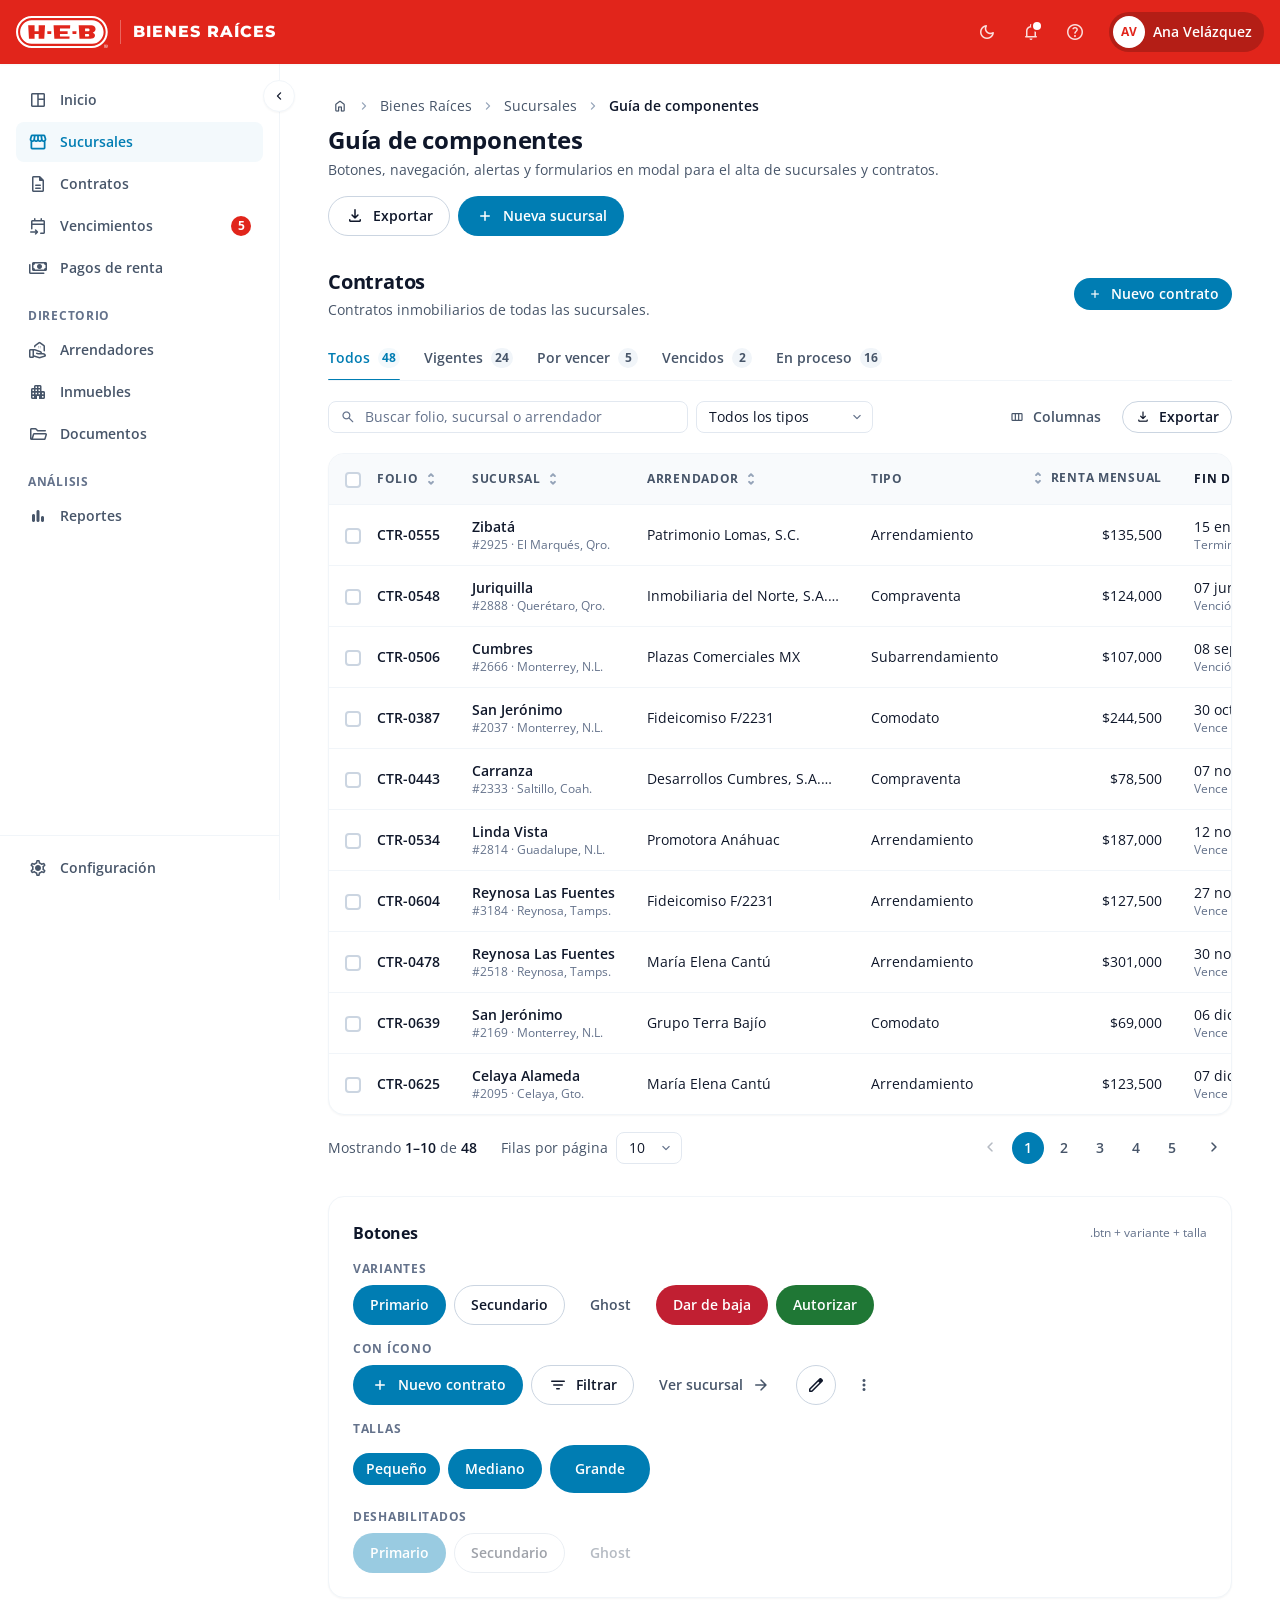
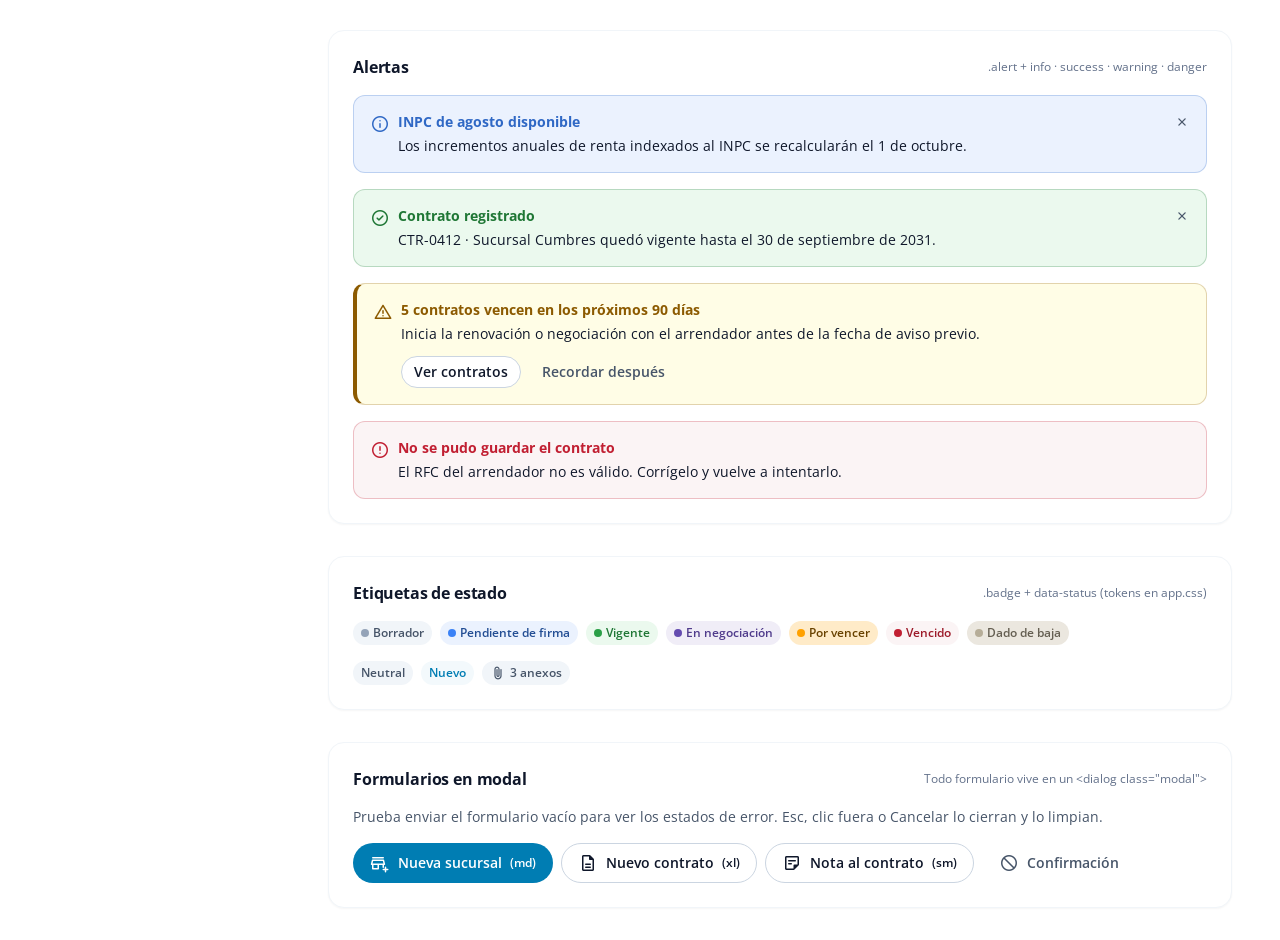
<file: index.html>
<!doctype html>
<html lang="es">
<head>
  <meta charset="utf-8">
  <meta name="viewport" content="width=device-width, initial-scale=1">
  <title>Bienes Raíces · Sucursales y contratos</title>
  <link rel="preconnect" href="https://fonts.googleapis.com">
  <link rel="preconnect" href="https://fonts.gstatic.com" crossorigin>
  <link rel="stylesheet" href="styles.css">
  <style>
    /* Solo para la demo */
    .demo-label { margin-bottom: var(--space-2); }
  </style>
</head>
<body>
<div class="app-shell">

  <!-- ================= HEADER ================= -->
  <header class="topbar">
    <div class="topbar-start">
      <button class="topbar-action topbar-menu" data-sidebar-toggle aria-controls="sidebar" aria-expanded="false" aria-label="Abrir menú">
        <span class="icon" aria-hidden="true">menu</span>
      </button>
      <a class="topbar-brand" href="#">
        <img class="topbar-logo" src="assets/heb-logo-white.svg" alt="HEB">
        <span class="topbar-divider" aria-hidden="true"></span>
        <span class="topbar-product">Bienes Raíces</span>
      </a>
    </div>

    <div class="topbar-end">
      <button class="topbar-action" data-theme-toggle aria-label="Cambiar tema">
        <span class="icon" aria-hidden="true">dark_mode</span>
      </button>
      <button class="topbar-action" aria-label="Notificaciones (3 nuevas)">
        <span class="icon" aria-hidden="true">notifications</span>
        <span class="topbar-action-dot" aria-hidden="true"></span>
      </button>
      <button class="topbar-action" aria-label="Ayuda">
        <span class="icon" aria-hidden="true">help</span>
      </button>
      <button class="topbar-user" aria-label="Cuenta de Ana Velázquez">
        <span class="topbar-avatar" aria-hidden="true">AV</span>
        <span class="topbar-user-text">
          <span class="topbar-user-name">Ana Velázquez</span>
        </span>
      </button>
    </div>
  </header>

  <div class="app-body">

    <!-- ================= SIDEBAR ================= -->
    <aside class="sidebar" id="sidebar" aria-label="Navegación principal">
      <button class="sidebar-toggle" data-sidebar-toggle aria-controls="sidebar" aria-expanded="true" aria-label="Colapsar menú">
        <span class="icon" aria-hidden="true">chevron_left</span>
      </button>

      <nav class="sidebar-scroll">
        <div class="sidebar-section">
          <ul class="sidebar-list">
            <li><a class="sidebar-item" href="#" title="Inicio"><span class="icon" aria-hidden="true">space_dashboard</span><span class="sidebar-label">Inicio</span></a></li>
            <li><a class="sidebar-item" href="#" aria-current="page" title="Sucursales"><span class="icon" aria-hidden="true">storefront</span><span class="sidebar-label">Sucursales</span></a></li>
            <li><a class="sidebar-item" href="#" title="Contratos"><span class="icon" aria-hidden="true">description</span><span class="sidebar-label">Contratos</span></a></li>
            <li><a class="sidebar-item" href="#" title="Vencimientos"><span class="icon" aria-hidden="true">event_upcoming</span><span class="sidebar-label">Vencimientos</span><span class="sidebar-counter">5</span></a></li>
            <li><a class="sidebar-item" href="#" title="Pagos de renta"><span class="icon" aria-hidden="true">payments</span><span class="sidebar-label">Pagos de renta</span></a></li>
          </ul>
        </div>

        <div class="sidebar-section">
          <p class="sidebar-section-title">Directorio</p>
          <ul class="sidebar-list">
            <li><a class="sidebar-item" href="#" title="Arrendadores"><span class="icon" aria-hidden="true">real_estate_agent</span><span class="sidebar-label">Arrendadores</span></a></li>
            <li><a class="sidebar-item" href="#" title="Inmuebles"><span class="icon" aria-hidden="true">apartment</span><span class="sidebar-label">Inmuebles</span></a></li>
            <li><a class="sidebar-item" href="#" title="Documentos"><span class="icon" aria-hidden="true">folder_open</span><span class="sidebar-label">Documentos</span></a></li>
          </ul>
        </div>

        <div class="sidebar-section">
          <p class="sidebar-section-title">Análisis</p>
          <ul class="sidebar-list">
            <li><a class="sidebar-item" href="#" title="Reportes"><span class="icon" aria-hidden="true">bar_chart</span><span class="sidebar-label">Reportes</span></a></li>
          </ul>
        </div>
      </nav>

      <div class="sidebar-footer">
        <a class="sidebar-item" href="#" title="Configuración"><span class="icon" aria-hidden="true">settings</span><span class="sidebar-label">Configuración</span></a>
      </div>
    </aside>
    <div class="sidebar-backdrop" data-sidebar-close aria-hidden="true"></div>

    <!-- ================= PÁGINA ================= -->
    <main class="page">
      <div class="page-inner">

        <div class="page-heading">
          <nav class="breadcrumb" aria-label="Ruta">
            <ol>
              <li><a href="#"><span class="icon" aria-hidden="true">home</span><span class="sr-only">Inicio</span></a></li>
              <li><a href="#">Bienes Raíces</a></li>
              <li><a href="#">Sucursales</a></li>
              <li><span aria-current="page">Guía de componentes</span></li>
            </ol>
          </nav>
          <div class="page-header">
            <div class="stack-xs">
              <h1 class="page-title">Guía de componentes</h1>
              <p class="page-subtitle">Botones, navegación, alertas y formularios en modal para el alta de sucursales y contratos.</p>
            </div>
            <div class="btn-group">
              <button class="btn btn-secondary"><span class="icon" aria-hidden="true">download</span>Exportar</button>
              <button class="btn btn-primary" data-modal-open="m-sucursal"><span class="icon" aria-hidden="true">add</span>Nueva sucursal</button>
            </div>
          </div>
        </div>

        <!-- ---------- Tabla + paginador ---------- -->
        <section class="table-view" id="contratos" aria-labelledby="t-contratos">
          <div class="table-header">
            <div class="stack-xs">
              <h2 id="t-contratos">Contratos</h2>
              <p class="small muted">Contratos inmobiliarios de todas las sucursales.</p>
            </div>
            <button class="btn btn-primary btn-sm" data-modal-open="m-contrato"><span class="icon" aria-hidden="true">add</span>Nuevo contrato</button>
          </div>

          <div class="tabs" role="tablist" aria-label="Filtrar por estado">
              <button class="tab" role="tab" data-tab="all" aria-selected="true">Todos <span class="count">0</span></button>
              <button class="tab" role="tab" data-tab="active" aria-selected="false">Vigentes <span class="count">0</span></button>
              <button class="tab" role="tab" data-tab="expiring" aria-selected="false">Por vencer <span class="count">0</span></button>
              <button class="tab" role="tab" data-tab="expired" aria-selected="false">Vencidos <span class="count">0</span></button>
              <button class="tab" role="tab" data-tab="process" aria-selected="false">En proceso <span class="count">0</span></button>
          </div>

          <div class="table-toolbar">
            <div class="input-group table-search">
              <span class="icon" aria-hidden="true">search</span>
              <input class="input input-sm" type="search" data-table-search placeholder="Buscar folio, sucursal o arrendador" aria-label="Buscar contratos">
            </div>
            <div class="select-wrap">
              <select class="select select-sm" data-table-tipo aria-label="Tipo de contrato">
                <option value="">Todos los tipos</option>
                <option>Arrendamiento</option>
                <option>Subarrendamiento</option>
                <option>Comodato</option>
                <option>Compraventa</option>
              </select>
            </div>
            <div class="table-toolbar-end">
              <button class="btn btn-ghost btn-sm"><span class="icon" aria-hidden="true">view_column</span>Columnas</button>
              <button class="btn btn-secondary btn-sm"><span class="icon" aria-hidden="true">download</span>Exportar</button>
            </div>
          </div>

          <div class="table-bulk" hidden>
            <span><span data-bulk-count>0</span> seleccionados</span>
            <div class="btn-group">
              <button class="btn btn-secondary btn-sm"><span class="icon" aria-hidden="true">download</span>Exportar</button>
              <button class="btn btn-secondary btn-sm"><span class="icon" aria-hidden="true">autorenew</span>Renovar</button>
              <button class="btn btn-danger btn-sm" data-modal-open="m-baja-contratos"><span class="icon" aria-hidden="true">block</span>Dar de baja</button>
            </div>
            <button class="btn btn-ghost btn-icon btn-sm table-toolbar-end" data-bulk-clear aria-label="Quitar selección"><span class="icon" aria-hidden="true">close</span></button>
          </div>

          <div class="table-frame">
          <div class="table-scroll">
            <table class="table">
              <thead>
                <tr>
                  <th class="col-check"><label class="check"><input type="checkbox" data-select-all aria-label="Seleccionar todos en esta página"></label></th>
                  <th data-sort="folio" aria-sort="none"><button class="th-sort">Folio</button></th>
                  <th data-sort="sucursal" aria-sort="none"><button class="th-sort">Sucursal</button></th>
                  <th data-sort="arrendador" aria-sort="none"><button class="th-sort">Arrendador</button></th>
                  <th>Tipo</th>
                  <th class="num" data-sort="renta" aria-sort="none"><button class="th-sort">Renta mensual</button></th>
                  <th data-sort="fin" aria-sort="ascending"><button class="th-sort">Fin de vigencia</button></th>
                  <th data-sort="status" aria-sort="none"><button class="th-sort">Estado</button></th>
                  <th class="col-actions"><span class="sr-only">Acciones</span></th>
                </tr>
              </thead>
              <tbody></tbody>
            </table>
          </div>
          </div>

          <nav class="pagination" aria-label="Paginación de contratos">
            <p class="pagination-info" aria-live="polite"></p>
            <label class="pagination-size">Filas por página
              <span class="select-wrap">
                <select class="select select-sm" data-table-size>
                  <option>10</option>
                  <option>25</option>
                  <option>50</option>
                </select>
              </span>
            </label>
            <ul class="pagination-pages"></ul>
          </nav>
        </section>

        <!-- ---------- Botones ---------- -->
        <section class="card" aria-labelledby="t-botones">
          <div class="card-header">
            <h2 class="card-title" id="t-botones">Botones</h2>
            <span class="caption subtle">.btn + variante + talla</span>
          </div>

          <div class="stack">
            <div>
              <p class="eyebrow demo-label">Variantes</p>
              <div class="btn-group">
                <button class="btn btn-primary">Primario</button>
                <button class="btn btn-secondary">Secundario</button>
                <button class="btn btn-ghost">Ghost</button>
                <button class="btn btn-danger">Dar de baja</button>
                <button class="btn btn-success">Autorizar</button>
              </div>
            </div>
            <div>
              <p class="eyebrow demo-label">Con ícono</p>
              <div class="btn-group">
                <button class="btn btn-primary"><span class="icon" aria-hidden="true">add</span>Nuevo contrato</button>
                <button class="btn btn-secondary"><span class="icon" aria-hidden="true">filter_list</span>Filtrar</button>
                <button class="btn btn-ghost">Ver sucursal<span class="icon" aria-hidden="true">arrow_forward</span></button>
                <button class="btn btn-secondary btn-icon" aria-label="Editar"><span class="icon" aria-hidden="true">edit</span></button>
                <button class="btn btn-ghost btn-icon" aria-label="Más opciones"><span class="icon" aria-hidden="true">more_vert</span></button>
              </div>
            </div>
            <div>
              <p class="eyebrow demo-label">Tallas</p>
              <div class="btn-group">
                <button class="btn btn-primary btn-sm">Pequeño</button>
                <button class="btn btn-primary">Mediano</button>
                <button class="btn btn-primary btn-lg">Grande</button>
              </div>
            </div>
            <div>
              <p class="eyebrow demo-label">Deshabilitados</p>
              <div class="btn-group">
                <button class="btn btn-primary" disabled>Primario</button>
                <button class="btn btn-secondary" disabled>Secundario</button>
                <button class="btn btn-ghost" disabled>Ghost</button>
              </div>
            </div>
          </div>
        </section>

        <!-- ---------- Alertas ---------- -->
        <section class="card" aria-labelledby="t-alertas">
          <div class="card-header">
            <h2 class="card-title" id="t-alertas">Alertas</h2>
            <span class="caption subtle">.alert + info · success · warning · danger</span>
          </div>

          <div class="stack">
            <div class="alert alert-info" role="status">
              <span class="icon alert-icon" aria-hidden="true">info</span>
              <div class="alert-content">
                <p class="alert-title">INPC de agosto disponible</p>
                <p class="alert-body">Los incrementos anuales de renta indexados al INPC se recalcularán el 1 de octubre.</p>
              </div>
              <button class="alert-close" data-alert-dismiss aria-label="Cerrar"><span class="icon" aria-hidden="true">close</span></button>
            </div>

            <div class="alert alert-success" role="status">
              <span class="icon alert-icon" aria-hidden="true">check_circle</span>
              <div class="alert-content">
                <p class="alert-title">Contrato registrado</p>
                <p class="alert-body">CTR-0412 · Sucursal Cumbres quedó vigente hasta el 30 de septiembre de 2031.</p>
              </div>
              <button class="alert-close" data-alert-dismiss aria-label="Cerrar"><span class="icon" aria-hidden="true">close</span></button>
            </div>

            <div class="alert alert-warning alert-accent" role="alert">
              <span class="icon alert-icon" aria-hidden="true">warning</span>
              <div class="alert-content">
                <p class="alert-title">5 contratos vencen en los próximos 90 días</p>
                <p class="alert-body">Inicia la renovación o negociación con el arrendador antes de la fecha de aviso previo.</p>
                <div class="alert-actions">
                  <button class="btn btn-secondary btn-sm">Ver contratos</button>
                  <button class="btn btn-ghost btn-sm">Recordar después</button>
                </div>
              </div>
            </div>

            <div class="alert alert-danger" role="alert">
              <span class="icon alert-icon" aria-hidden="true">error</span>
              <div class="alert-content">
                <p class="alert-title">No se pudo guardar el contrato</p>
                <p class="alert-body">El RFC del arrendador no es válido. Corrígelo y vuelve a intentarlo.</p>
              </div>
            </div>
          </div>
        </section>

        <!-- ---------- Etiquetas ---------- -->
        <section class="card" aria-labelledby="t-badges">
          <div class="card-header">
            <h2 class="card-title" id="t-badges">Etiquetas de estado</h2>
            <span class="caption subtle">.badge + data-status (tokens en app.css)</span>
          </div>
          <div class="btn-group">
            <span class="badge badge-dot" data-status="draft">Borrador</span>
            <span class="badge badge-dot" data-status="signing">Pendiente de firma</span>
            <span class="badge badge-dot" data-status="active">Vigente</span>
            <span class="badge badge-dot" data-status="negotiation">En negociación</span>
            <span class="badge badge-dot" data-status="expiring">Por vencer</span>
            <span class="badge badge-dot" data-status="expired">Vencido</span>
            <span class="badge badge-dot" data-status="terminated">Dado de baja</span>
          </div>
          <div class="btn-group">
            <span class="badge">Neutral</span>
            <span class="badge badge-accent">Nuevo</span>
            <span class="badge"><span class="icon" aria-hidden="true">attach_file</span>3 anexos</span>
          </div>
        </section>

        <!-- ---------- Formularios ---------- -->
        <section class="card" aria-labelledby="t-forms">
          <div class="card-header">
            <h2 class="card-title" id="t-forms">Formularios en modal</h2>
            <span class="caption subtle">Todo formulario vive en un &lt;dialog class="modal"&gt;</span>
          </div>
          <p class="small muted">Prueba enviar el formulario vacío para ver los estados de error. Esc, clic fuera o Cancelar lo cierran y lo limpian.</p>
          <div class="btn-group">
            <button class="btn btn-primary" data-modal-open="m-sucursal"><span class="icon" aria-hidden="true">add_business</span>Nueva sucursal <span class="caption">(md)</span></button>
            <button class="btn btn-secondary" data-modal-open="m-contrato"><span class="icon" aria-hidden="true">description</span>Nuevo contrato <span class="caption">(xl)</span></button>
            <button class="btn btn-secondary" data-modal-open="m-nota"><span class="icon" aria-hidden="true">sticky_note_2</span>Nota al contrato <span class="caption">(sm)</span></button>
            <button class="btn btn-ghost" data-modal-open="m-baja"><span class="icon" aria-hidden="true">block</span>Confirmación</button>
          </div>
        </section>

      </div>
    </main>
  </div>
</div>

<!-- ================= MODAL · Nueva sucursal (md) ================= -->
<dialog class="modal modal-md" id="m-sucursal" aria-labelledby="m-sucursal-title">
  <form class="modal-form" novalidate>
    <header class="modal-header">
      <div class="modal-heading">
        <h2 class="modal-title" id="m-sucursal-title">Nueva sucursal</h2>
        <p class="modal-subtitle">Da de alta la sucursal; después podrás ligarle sus contratos.</p>
      </div>
      <button type="button" class="modal-close" data-modal-close aria-label="Cerrar"><span class="icon" aria-hidden="true">close</span></button>
    </header>

    <div class="modal-body">
      <div class="form-grid">
        <div class="field">
          <label class="field-label" for="suc-nombre">Nombre <span class="field-required" aria-hidden="true">*</span></label>
          <div class="input-group">
            <span class="icon" aria-hidden="true">storefront</span>
            <input class="input" id="suc-nombre" name="nombre" placeholder="Ej. Cumbres" required aria-describedby="suc-nombre-err">
          </div>
          <p class="field-error" id="suc-nombre-err">Escribe el nombre de la sucursal.</p>
        </div>

        <div class="field">
          <label class="field-label" for="suc-num">Número de sucursal <span class="field-required" aria-hidden="true">*</span></label>
          <input class="input" type="number" id="suc-num" name="numero" min="1" placeholder="2045" required aria-describedby="suc-num-err">
          <p class="field-error" id="suc-num-err">Indica el número de sucursal.</p>
        </div>

        <div class="field">
          <label class="field-label" for="suc-formato">Formato <span class="field-required" aria-hidden="true">*</span></label>
          <div class="select-wrap">
            <select class="select" id="suc-formato" name="formato" required aria-describedby="suc-formato-err">
              <option value="">Selecciona…</option>
              <option>Supermercado</option>
              <option>Mi Tienda</option>
              <option>Express</option>
              <option>Centro de distribución</option>
            </select>
          </div>
          <p class="field-error" id="suc-formato-err">Elige el formato.</p>
        </div>

        <div class="field">
          <label class="field-label" for="suc-region">Región</label>
          <div class="select-wrap">
            <select class="select" id="suc-region" name="region">
              <option value="">Sin asignar</option>
              <option>Monterrey</option>
              <option>Bajío</option>
              <option>Centro</option>
              <option>Noreste</option>
            </select>
          </div>
        </div>

        <div class="field field-full">
          <label class="field-label" for="suc-dir">Dirección <span class="field-required" aria-hidden="true">*</span></label>
          <input class="input" id="suc-dir" name="direccion" placeholder="Calle, número y colonia" required aria-describedby="suc-dir-err">
          <p class="field-error" id="suc-dir-err">Escribe la dirección.</p>
        </div>

        <div class="field">
          <label class="field-label" for="suc-cp">Código postal <span class="field-required" aria-hidden="true">*</span></label>
          <input class="input" id="suc-cp" name="cp" inputmode="numeric" pattern="\d{5}" maxlength="5" placeholder="64610" required aria-describedby="suc-cp-err">
          <p class="field-error" id="suc-cp-err">Deben ser 5 dígitos.</p>
        </div>

        <div class="field">
          <label class="field-label" for="suc-sup">Superficie</label>
          <div class="input-group">
            <input class="input" type="number" id="suc-sup" name="superficie" min="1" placeholder="4,500">
            <span class="input-suffix">m²</span>
          </div>
          <p class="field-hint">Superficie rentable.</p>
        </div>

        <div class="field field-full">
          <label class="switch">
            <input type="checkbox" name="activa" checked>
            Sucursal activa
          </label>
        </div>
      </div>
    </div>

    <footer class="modal-footer">
      <button type="button" class="btn btn-secondary" data-modal-close>Cancelar</button>
      <button type="submit" class="btn btn-primary">Dar de alta sucursal</button>
    </footer>
  </form>
</dialog>

<!-- ================= MODAL · Nuevo contrato (xl, con secciones) ================= -->
<dialog class="modal modal-xl" id="m-contrato" aria-labelledby="m-contrato-title">
  <form class="modal-form" novalidate>
    <header class="modal-header">
      <div class="modal-heading">
        <h2 class="modal-title" id="m-contrato-title">Nuevo contrato</h2>
        <p class="modal-subtitle">Registra el contrato de arrendamiento de una sucursal.</p>
      </div>
      <button type="button" class="modal-close" data-modal-close aria-label="Cerrar"><span class="icon" aria-hidden="true">close</span></button>
    </header>

    <div class="modal-body">
      <div class="alert alert-info">
        <span class="icon alert-icon" aria-hidden="true">info</span>
        <div class="alert-content">
          <p class="alert-body">Se enviará un aviso al área jurídica 120 días antes de la fecha de término.</p>
        </div>
      </div>

      <div class="form-section">
        <p class="form-section-title">Inmueble</p>
        <div class="form-grid form-grid-3">
          <div class="field">
            <label class="field-label" for="c-suc">Sucursal <span class="field-required" aria-hidden="true">*</span></label>
            <div class="select-wrap">
              <select class="select" id="c-suc" name="sucursal" required>
                <option value="">Selecciona…</option>
                <option>2045 · Cumbres</option>
                <option>2112 · San Jerónimo</option>
                <option>3008 · Juriquilla</option>
              </select>
            </div>
            <p class="field-error">Elige la sucursal.</p>
          </div>
          <div class="field">
            <label class="field-label" for="c-tipo">Tipo de contrato <span class="field-required" aria-hidden="true">*</span></label>
            <div class="select-wrap">
              <select class="select" id="c-tipo" name="tipo" required>
                <option value="">Selecciona…</option>
                <option>Arrendamiento</option>
                <option>Subarrendamiento</option>
                <option>Comodato</option>
                <option>Compraventa</option>
              </select>
            </div>
            <p class="field-error">Elige el tipo de contrato.</p>
          </div>
          <div class="field">
            <label class="field-label" for="c-folio">Folio</label>
            <input class="input" id="c-folio" name="folio" value="CTR-0413" readonly>
            <p class="field-hint">Se asigna automáticamente.</p>
          </div>
        </div>
      </div>

      <div class="form-section">
        <p class="form-section-title">Arrendador</p>
        <div class="form-grid form-grid-3">
          <div class="field">
            <label class="field-label" for="c-arr">Nombre o razón social <span class="field-required" aria-hidden="true">*</span></label>
            <input class="input" id="c-arr" name="arrendador" placeholder="Inmobiliaria del Norte, S.A. de C.V." required>
            <p class="field-error">Escribe el nombre del arrendador.</p>
          </div>
          <div class="field">
            <label class="field-label" for="c-rfc">RFC <span class="field-required" aria-hidden="true">*</span></label>
            <input class="input" id="c-rfc" name="rfc" placeholder="INO850101AB1" required pattern="[A-Za-zÑñ&amp;]{3,4}\d{6}[A-Za-z0-9]{3}" maxlength="13">
            <p class="field-hint">12 caracteres (moral) o 13 (física).</p>
            <p class="field-error">El RFC no tiene un formato válido.</p>
          </div>
          <div class="field">
            <label class="field-label" for="c-mail">Correo de contacto</label>
            <div class="input-group">
              <span class="icon" aria-hidden="true">mail</span>
              <input class="input" type="email" id="c-mail" name="correo" placeholder="contacto@arrendador.mx">
            </div>
            <p class="field-error">Escribe un correo válido.</p>
          </div>
        </div>
      </div>

      <div class="form-section">
        <p class="form-section-title">Condiciones</p>
        <div class="form-grid form-grid-3">
          <div class="field">
            <label class="field-label" for="c-ini">Inicio de vigencia <span class="field-required" aria-hidden="true">*</span></label>
            <input class="input" type="date" id="c-ini" name="inicio" required>
            <p class="field-error">Indica la fecha de inicio.</p>
          </div>
          <div class="field">
            <label class="field-label" for="c-fin">Fin de vigencia <span class="field-required" aria-hidden="true">*</span></label>
            <input class="input" type="date" id="c-fin" name="fin" required>
            <p class="field-error">Indica la fecha de término.</p>
          </div>
          <div class="field">
            <label class="field-label" for="c-dep">Depósito en garantía</label>
            <div class="input-group">
              <input class="input" type="number" id="c-dep" name="deposito" min="0" max="12" placeholder="2">
              <span class="input-suffix">meses</span>
            </div>
          </div>
          <div class="field">
            <label class="field-label" for="c-renta">Renta mensual <span class="field-required" aria-hidden="true">*</span></label>
            <div class="input-group">
              <span class="icon" aria-hidden="true">attach_money</span>
              <input class="input" type="number" id="c-renta" name="renta" min="1" step="0.01" placeholder="185,000.00" required>
              <span class="input-suffix">MXN</span>
            </div>
            <p class="field-error">Indica el monto de la renta.</p>
          </div>
          <fieldset class="field">
            <legend class="field-label">Incremento anual</legend>
            <div class="check-group">
              <label class="check"><input type="radio" name="incremento" value="inpc" checked><span>Indexado al INPC</span></label>
              <label class="check"><input type="radio" name="incremento" value="fijo"><span>Porcentaje fijo</span></label>
              <label class="check"><input type="radio" name="incremento" value="ninguno"><span>Sin incremento</span></label>
            </div>
          </fieldset>
          <fieldset class="field">
            <legend class="field-label">Cláusulas</legend>
            <div class="check-group">
              <label class="check"><input type="checkbox" name="clausula" value="renovacion" checked><span>Renovación automática</span></label>
              <label class="check"><input type="checkbox" name="clausula" value="iva"><span>Renta con IVA incluido</span></label>
              <label class="check"><input type="checkbox" name="clausula" value="mantenimiento"><span>Mantenimiento a cargo del arrendador</span></label>
            </div>
          </fieldset>
        </div>
      </div>

      <div class="form-section">
        <p class="form-section-title">Documentos</p>
        <label class="dropzone">
          <span class="icon" aria-hidden="true">upload_file</span>
          <span><strong>Sube el contrato firmado</strong> o arrástralo aquí</span>
          <span class="caption">PDF, máximo 20 MB</span>
          <input type="file" accept="application/pdf" class="sr-only">
        </label>
      </div>
    </div>

    <footer class="modal-footer">
      <button type="button" class="btn btn-ghost modal-footer-start">Guardar borrador</button>
      <button type="button" class="btn btn-secondary" data-modal-close>Cancelar</button>
      <button type="submit" class="btn btn-primary">Dar de alta contrato</button>
    </footer>
  </form>
</dialog>

<!-- ================= MODAL · Nota al contrato (sm) ================= -->
<dialog class="modal modal-sm" id="m-nota" aria-labelledby="m-nota-title">
  <form class="modal-form" novalidate>
    <header class="modal-header">
      <div class="modal-heading">
        <h2 class="modal-title" id="m-nota-title">Nota al contrato</h2>
        <p class="modal-subtitle">CTR-0412 · Sucursal Cumbres</p>
      </div>
      <button type="button" class="modal-close" data-modal-close aria-label="Cerrar"><span class="icon" aria-hidden="true">close</span></button>
    </header>
    <div class="modal-body">
      <div class="form-grid form-grid-1">
        <div class="field">
          <label class="field-label" for="n-texto">Nota <span class="field-required" aria-hidden="true">*</span></label>
          <textarea class="textarea" id="n-texto" name="nota" required placeholder="Ej. El arrendador solicitó revisar la renta en la renovación"></textarea>
          <p class="field-error">La nota no puede ir vacía.</p>
        </div>
      </div>
    </div>
    <footer class="modal-footer">
      <button type="button" class="btn btn-secondary" data-modal-close>Cancelar</button>
      <button type="submit" class="btn btn-primary">Guardar nota</button>
    </footer>
  </form>
</dialog>

<!-- ================= MODAL · Confirmación destructiva (sm) ================= -->
<dialog class="modal modal-sm modal-confirm" id="m-baja" aria-labelledby="m-baja-title" aria-describedby="m-baja-desc">
  <form class="modal-form" novalidate>
    <header class="modal-header">
      <span class="modal-confirm-icon" aria-hidden="true"><span class="icon">block</span></span>
      <div class="modal-heading">
        <h2 class="modal-title" id="m-baja-title">¿Dar de baja la sucursal?</h2>
        <p class="modal-subtitle" id="m-baja-desc">La sucursal 2045 · Cumbres tiene 2 contratos vigentes; también quedarán dados de baja. Esta acción no se puede deshacer.</p>
      </div>
      <button type="button" class="modal-close" data-modal-close aria-label="Cerrar"><span class="icon" aria-hidden="true">close</span></button>
    </header>
    <footer class="modal-footer">
      <button type="button" class="btn btn-secondary" data-modal-close autofocus>Cancelar</button>
      <button type="submit" class="btn btn-danger">Dar de baja</button>
    </footer>
  </form>
</dialog>

<!-- ================= MENÚ · Acciones de fila (compartido) ================= -->
<div class="menu" id="row-menu" popover role="menu" aria-label="Acciones del contrato">
  <button class="menu-item" role="menuitem"><span class="icon" aria-hidden="true">visibility</span>Ver detalle</button>
  <button class="menu-item" role="menuitem" data-modal-open="m-contrato"><span class="icon" aria-hidden="true">edit</span>Editar contrato</button>
  <button class="menu-item" role="menuitem"><span class="icon" aria-hidden="true">autorenew</span>Renovar</button>
  <button class="menu-item" role="menuitem" data-modal-open="m-nota"><span class="icon" aria-hidden="true">sticky_note_2</span>Agregar nota</button>
  <button class="menu-item" role="menuitem"><span class="icon" aria-hidden="true">download</span>Descargar PDF</button>
  <hr class="menu-divider">
  <button class="menu-item menu-item-danger" role="menuitem" data-modal-open="m-baja-contratos"><span class="icon" aria-hidden="true">block</span>Dar de baja</button>
</div>

<!-- ================= MODAL · Baja de contratos (sm) ================= -->
<dialog class="modal modal-sm modal-confirm" id="m-baja-contratos" aria-labelledby="m-bajac-title" aria-describedby="m-bajac-desc">
  <form class="modal-form" novalidate>
    <header class="modal-header">
      <span class="modal-confirm-icon" aria-hidden="true"><span class="icon">block</span></span>
      <div class="modal-heading">
        <h2 class="modal-title" id="m-bajac-title">¿Dar de baja los contratos?</h2>
        <p class="modal-subtitle" id="m-bajac-desc">Los contratos pasarán a “Dado de baja” y dejarán de generar avisos de vencimiento y pagos de renta.</p>
      </div>
      <button type="button" class="modal-close" data-modal-close aria-label="Cerrar"><span class="icon" aria-hidden="true">close</span></button>
    </header>
    <div class="modal-body">
      <div class="field">
        <label class="field-label" for="bajac-motivo">Motivo <span class="field-required" aria-hidden="true">*</span></label>
        <div class="select-wrap">
          <select class="select" id="bajac-motivo" name="motivo" required>
            <option value="">Selecciona…</option>
            <option>Terminación anticipada</option>
            <option>Cierre de sucursal</option>
            <option>Sustituido por nuevo contrato</option>
          </select>
        </div>
        <p class="field-error">Indica el motivo de la baja.</p>
      </div>
    </div>
    <footer class="modal-footer">
      <button type="button" class="btn btn-secondary" data-modal-close autofocus>Cancelar</button>
      <button type="submit" class="btn btn-danger">Dar de baja</button>
    </footer>
  </form>
</dialog>

<script src="ui.js"></script>
<script src="demo-table.js"></script>
</body>
</html>
</file>
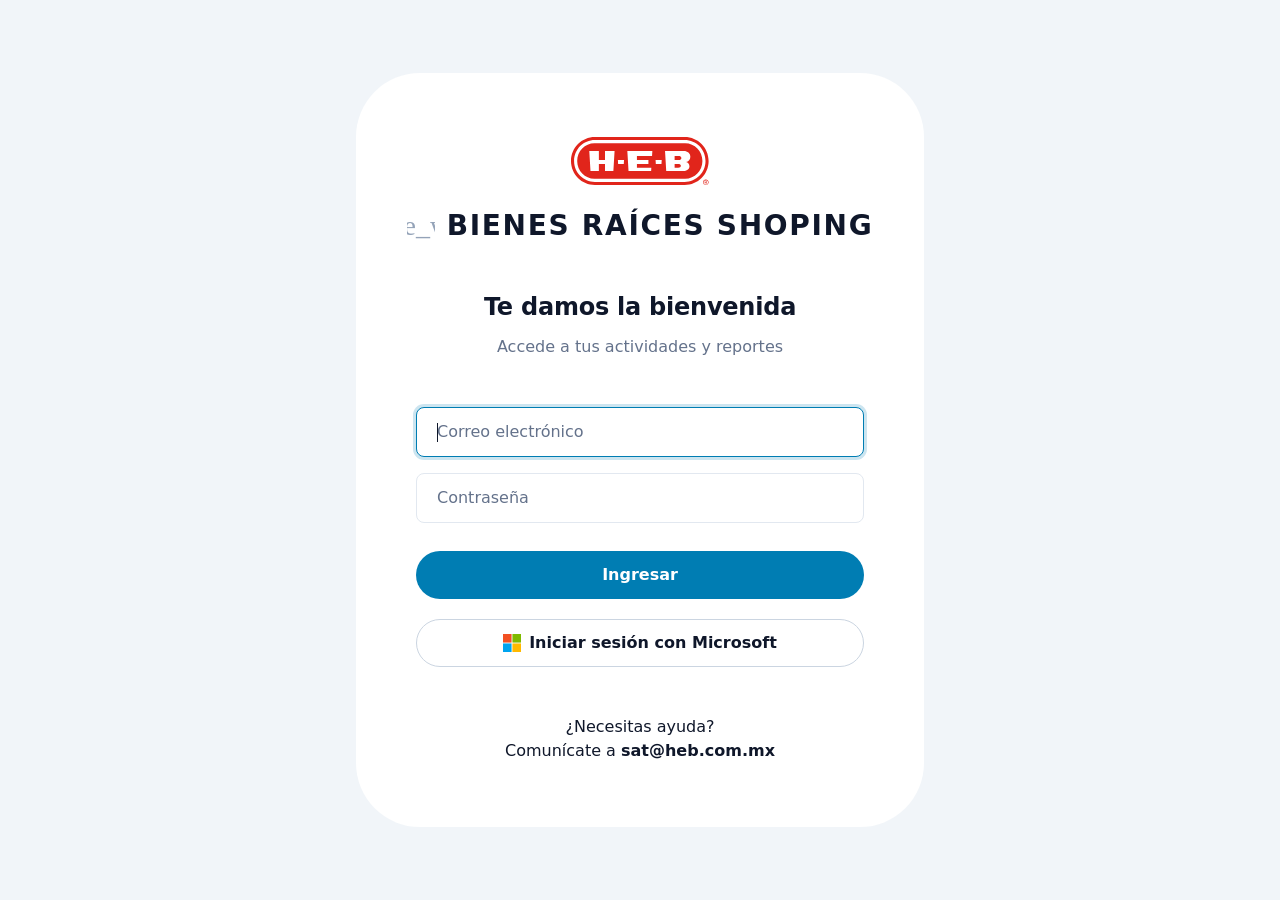
<file: prototipo/index.html>
<!doctype html>
<html lang="es">
<head>
  <meta charset="utf-8">
  <title>BRS</title>
  <!-- Entrada del prototipo: siempre empieza en el login -->
  <meta http-equiv="refresh" content="0; url=login.html">
</head>
<body><a href="login.html">Iniciar sesión</a></body>
</html>
</file>
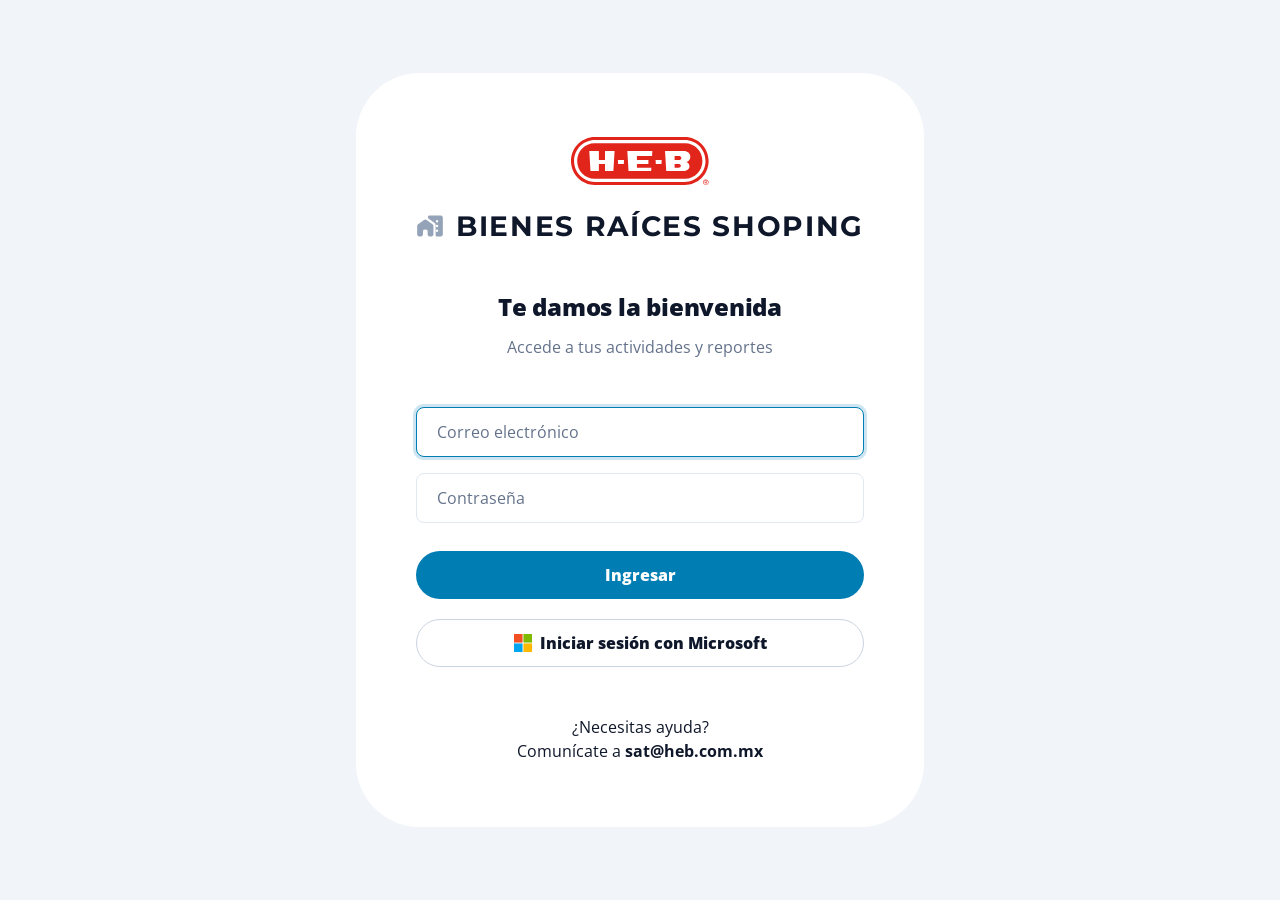
<file: prototipo/bandeja-permisos.html>
<!doctype html>
<html lang="es">
<head>
  <meta charset="utf-8">
  <meta name="viewport" content="width=device-width, initial-scale=1">
  <title>Bandeja de vencimientos · BRS</title>
  <link rel="preconnect" href="https://fonts.googleapis.com">
  <link rel="preconnect" href="https://fonts.gstatic.com" crossorigin>
  <link rel="stylesheet" href="../styles.css">
</head>
<body data-module="permisos">
<div class="app-shell">

  <!-- ================= HEADER ================= -->
  <header class="topbar">
    <div class="topbar-start">
      <button class="topbar-action topbar-menu" data-sidebar-toggle aria-controls="sidebar" aria-expanded="false" aria-label="Abrir menú">
        <span class="icon" aria-hidden="true">menu</span>
      </button>
      <a class="topbar-brand" href="vencimientos.html">
        <img class="topbar-logo" src="../assets/heb-logo-white.svg" alt="HEB">
        <span class="topbar-divider" aria-hidden="true"></span>
        <img class="topbar-product-logo" src="../assets/logo@2x.png" width="78" height="24" alt="BRS">
      </a>
    </div>

    <div class="topbar-end">
      <button class="topbar-user" popovertarget="user-menu" aria-haspopup="menu" aria-expanded="false" aria-label="Cuenta de Usuario de desarrollo">
        <span class="icon topbar-user-icon" aria-hidden="true">account_circle</span>
        <span class="topbar-user-text">
          <span class="topbar-user-name">Usuario de desarrollo</span>
        </span>
        <span class="icon icon-sm" aria-hidden="true">expand_more</span>
      </button>
    </div>
  </header>

  <div class="app-body">

    <!-- ================= SIDEBAR ================= -->
    <aside class="sidebar" id="sidebar" aria-label="Navegación principal">
      <button class="sidebar-toggle" data-sidebar-toggle aria-controls="sidebar" aria-expanded="true" aria-label="Colapsar menú">
        <span class="icon" aria-hidden="true">chevron_left</span>
      </button>

      <nav class="sidebar-scroll" data-nav aria-label="Menú del módulo"></nav>
    </aside>
    <div class="sidebar-backdrop" data-sidebar-close aria-hidden="true"></div>

    <!-- ================= PÁGINA ================= -->
    <main class="page">
      <div class="page-inner" id="bandeja">

        <div class="page-header">
          <div class="stack-xs">
            <h1 class="page-title">Bandeja de vencimientos</h1>
            <p class="page-subtitle">Permisos y licencias de sucursales que vencen en el horizonte elegido, ordenados por urgencia.</p>
          </div>
        </div>

        <!-- ---------- Indicadores ---------- -->
        <div class="grid-3" data-kpis role="group" aria-label="Filtrar por vencimiento"></div>

        <!-- ---------- Filtros ---------- -->
        <div class="inbox-filters">
          <div class="inbox-filters-end">
            <div class="field">
              <label class="field-label" for="f-horizonte">Horizonte</label>
              <div class="select-wrap"><select class="select" id="f-horizonte" data-filter-horizonte>
                <option value="6" selected>Próximos 6 meses</option><option value="7">Próximos 7 meses</option><option value="8">Próximos 8 meses</option><option value="9">Próximos 9 meses</option><option value="10">Próximos 10 meses</option><option value="11">Próximos 11 meses</option><option value="12">Próximos 12 meses</option>
              </select></div>
            </div>
          </div>
        </div>

        <!-- ---------- Vencimientos ---------- -->
        <div class="due-list" data-inbox aria-live="polite"></div>

      </div>
    </main>
  </div>
</div>

<!-- ================= MENÚS ================= -->
<div class="menu" id="user-menu" popover role="menu" aria-label="Cuenta">
  <p class="menu-label">Usuario de desarrollo</p>
  <button class="menu-item" role="menuitem"><span class="icon" aria-hidden="true">person</span>Mi perfil</button>
  <button class="menu-item" role="menuitem" data-theme-toggle><span class="icon" aria-hidden="true">dark_mode</span>Cambiar tema</button>
  <hr class="menu-divider">
  <button class="menu-item" role="menuitem"><span class="icon" aria-hidden="true">logout</span>Cerrar sesión</button>
</div>


<script src="../ui.js"></script>
<script src="data.js"></script>
<script src="forms.js"></script>
<script src="shell.js"></script>
<script src="vencimientos.js"></script>
</body>
</html>
</file>
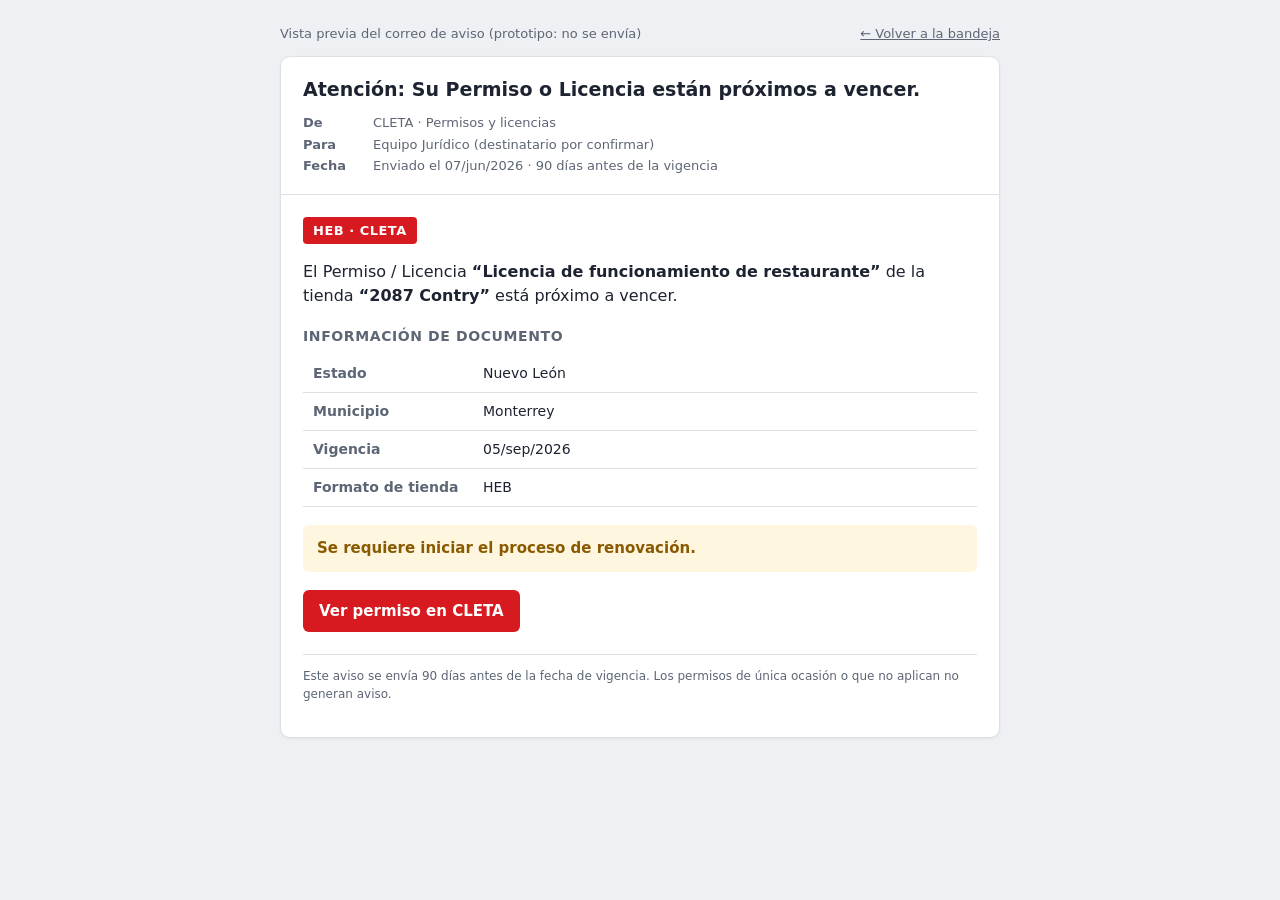
<file: prototipo/correo-aviso.html>
<!DOCTYPE html>
<html lang="es">
<head>
  <meta charset="utf-8">
  <meta name="viewport" content="width=device-width, initial-scale=1">
  <title>Aviso de vencimiento · CLETA</title>
  <!-- Maqueta del correo de la HU03. Página independiente: solo usa data.js (no requiere sesión).
       Uso: correo-aviso.html?id=<id del permiso>. Sin id, muestra el primer permiso que genera aviso. -->
  <style>
    :root { --bg:#eef0f3; --card:#fff; --text:#1d2330; --muted:#5d6675; --line:#dde1e7; --accent:#d71920; --warn-bg:#fff6e0; --warn:#8a5a00; }
    * { box-sizing: border-box; }
    body { margin:0; background:var(--bg); color:var(--text); font:15px/1.5 system-ui, -apple-system, "Segoe UI", Roboto, sans-serif; padding:24px 16px; }
    .wrap { max-width:720px; margin:0 auto; }
    .toolbar { display:flex; justify-content:space-between; align-items:center; gap:12px; margin-bottom:12px; font-size:13px; color:var(--muted); flex-wrap:wrap; }
    .toolbar a { color:var(--muted); }
    .mail { background:var(--card); border:1px solid var(--line); border-radius:10px; overflow:hidden; box-shadow:0 1px 3px rgba(0,0,0,.06); }
    .mail-head { padding:18px 22px; border-bottom:1px solid var(--line); }
    .mail-subject { font-size:19px; font-weight:600; margin:0 0 10px; }
    .mail-meta { display:grid; grid-template-columns:60px 1fr; gap:2px 10px; font-size:13px; color:var(--muted); margin:0; }
    .mail-meta dt { font-weight:600; }
    .mail-meta dd { margin:0; }
    .mail-body { padding:22px; }
    .brand { display:inline-block; background:var(--accent); color:#fff; font-weight:700; letter-spacing:.5px; padding:4px 10px; border-radius:4px; font-size:13px; margin-bottom:16px; }
    .lead { font-size:16px; margin:0 0 18px; }
    h2 { font-size:14px; text-transform:uppercase; letter-spacing:.6px; color:var(--muted); margin:0 0 8px; }
    table { border-collapse:collapse; width:100%; margin-bottom:18px; }
    th, td { text-align:left; padding:8px 10px; border-bottom:1px solid var(--line); font-size:14px; }
    th { width:170px; color:var(--muted); font-weight:600; }
    .action { background:var(--warn-bg); color:var(--warn); border-radius:6px; padding:12px 14px; font-weight:600; margin:0 0 18px; }
    .btn { display:inline-block; background:var(--accent); color:#fff; text-decoration:none; padding:10px 16px; border-radius:6px; font-weight:600; }
    .foot { color:var(--muted); font-size:12px; margin-top:22px; border-top:1px solid var(--line); padding-top:12px; }
    .empty { background:var(--card); border:1px solid var(--line); border-radius:10px; padding:22px; }
  </style>
</head>
<body>
  <div class="wrap">
    <div class="toolbar">
      <span>Vista previa del correo de aviso (prototipo: no se envía)</span>
      <a href="bandeja-permisos.html">← Volver a la bandeja</a>
    </div>
    <div id="correo"></div>
  </div>
  <script src="data.js"></script>
  <script>
    (() => {
      const { db, esc, fmtDate, addDays, TODAY, sucursal, diasAviso } = CLETA;
      const id = Number(new URLSearchParams(location.search).get('id'));
      const p = id ? db.permisos.find((x) => x.id === id) : db.permisos.find((x) => x.fin);
      const root = document.getElementById('correo');
      if (!p) { root.innerHTML = '<div class="empty">No se encontró el permiso.</div>'; return; }
      const s = sucursal(p.sucursalId);
      const tienda = `${s.num ? `${s.num} ` : ''}${s.nombre}`;
      if (!p.fin) {
        root.innerHTML = `<div class="empty"><strong>${esc(p.nombre)}</strong> · ${esc(tienda)}<br>
          Este permiso es de tipo <strong>${esc(p.periodo)}</strong>: no tiene fecha de vigencia, así que no genera aviso por correo.</div>`;
        return;
      }
      const dias = diasAviso(p);
      const envio = addDays(p.fin, -dias);
      const cuando = envio <= TODAY ? `Enviado el ${fmtDate(envio)}` : `Se enviará el ${fmtDate(envio)}`;
      root.innerHTML = `<article class="mail">
        <header class="mail-head">
          <p class="mail-subject">Atención: Su Permiso o Licencia están próximos a vencer.</p>
          <dl class="mail-meta">
            <dt>De</dt><dd>CLETA · Permisos y licencias</dd>
            <dt>Para</dt><dd>Equipo Jurídico (destinatario por confirmar)</dd>
            <dt>Fecha</dt><dd>${cuando} · ${dias} días antes de la vigencia</dd>
          </dl>
        </header>
        <div class="mail-body">
          <span class="brand">HEB · CLETA</span>
          <p class="lead">El Permiso / Licencia <strong>“${esc(p.nombre)}”</strong> de la tienda <strong>“${esc(tienda)}”</strong> está próximo a vencer.</p>
          <h2>Información de documento</h2>
          <table>
            <tr><th>Estado</th><td>${esc(s.estado || '—')}</td></tr>
            <tr><th>Municipio</th><td>${esc(s.ciudad || '—')}</td></tr>
            <tr><th>Vigencia</th><td>${fmtDate(p.fin)}</td></tr>
            <tr><th>Formato de tienda</th><td>${esc(s.formato || '—')}</td></tr>
          </table>
          <p class="action">Se requiere iniciar el proceso de renovación.</p>
          <a class="btn" href="expediente.html?id=${s.id}">Ver permiso en CLETA</a>
          <p class="foot">Este aviso se envía ${dias === 15 ? '15 días antes de la vigencia por ser de renovación mensual' : '90 días antes de la fecha de vigencia'}. Los permisos de única ocasión o que no aplican no generan aviso.</p>
        </div>
      </article>`;
    })();
  </script>
</body>
</html>
</file>
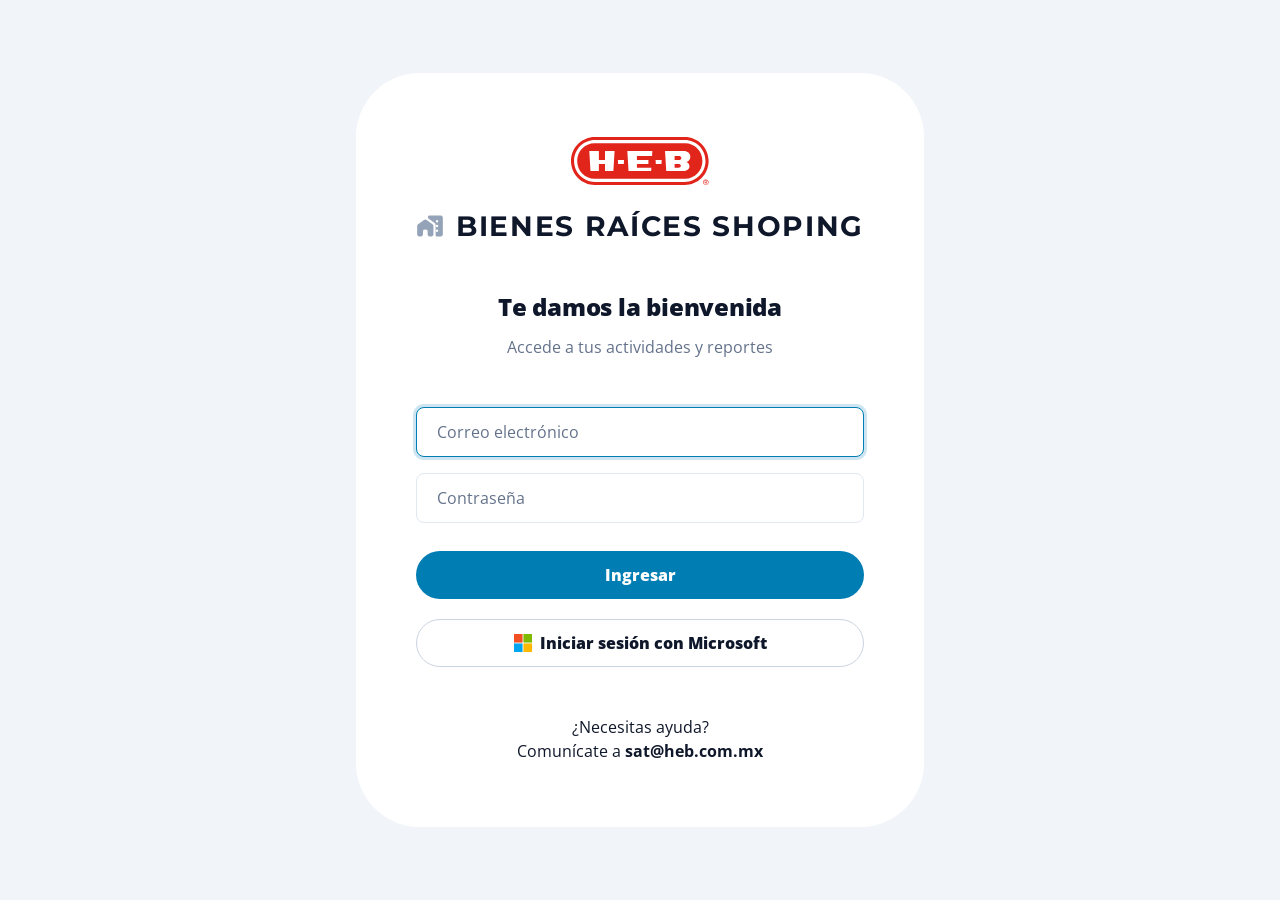
<file: prototipo/expediente.html>
<!doctype html>
<html lang="es">
<head>
  <meta charset="utf-8">
  <meta name="viewport" content="width=device-width, initial-scale=1">
  <title>Permisos · BRS</title>
  <link rel="preconnect" href="https://fonts.googleapis.com">
  <link rel="preconnect" href="https://fonts.gstatic.com" crossorigin>
  <link rel="stylesheet" href="../styles.css">
</head>
<body data-module="permisos">
<div class="app-shell">

  <!-- ================= HEADER ================= -->
  <header class="topbar">
    <div class="topbar-start">
      <button class="topbar-action topbar-menu" data-sidebar-toggle aria-controls="sidebar" aria-expanded="false" aria-label="Abrir menú">
        <span class="icon" aria-hidden="true">menu</span>
      </button>
      <a class="topbar-brand" href="vencimientos.html">
        <img class="topbar-logo" src="../assets/heb-logo-white.svg" alt="HEB">
        <span class="topbar-divider" aria-hidden="true"></span>
        <img class="topbar-product-logo" src="../assets/logo@2x.png" width="78" height="24" alt="BRS">
      </a>
    </div>

    <div class="topbar-end">
      <button class="topbar-user" popovertarget="user-menu" aria-haspopup="menu" aria-expanded="false" aria-label="Cuenta de Usuario de desarrollo">
        <span class="icon topbar-user-icon" aria-hidden="true">account_circle</span>
        <span class="topbar-user-text">
          <span class="topbar-user-name">Usuario de desarrollo</span>
        </span>
        <span class="icon icon-sm" aria-hidden="true">expand_more</span>
      </button>
    </div>
  </header>

  <div class="app-body">

    <!-- ================= SIDEBAR ================= -->
    <aside class="sidebar" id="sidebar" aria-label="Navegación principal">
      <button class="sidebar-toggle" data-sidebar-toggle aria-controls="sidebar" aria-expanded="true" aria-label="Colapsar menú">
        <span class="icon" aria-hidden="true">chevron_left</span>
      </button>

      <nav class="sidebar-scroll" data-nav aria-label="Menú del módulo"></nav>
    </aside>
    <div class="sidebar-backdrop" data-sidebar-close aria-hidden="true"></div>

    <!-- ================= PÁGINA ================= -->
    <!-- El contenido lo arma expediente.js a partir de ?id= -->
    <main class="page">
      <div class="page-inner" id="detalle" aria-live="polite"></div>
    </main>
  </div>
</div>

<!-- ================= MENÚS ================= -->
<div class="menu" id="user-menu" popover role="menu" aria-label="Cuenta">
  <p class="menu-label">Usuario de desarrollo</p>
  <button class="menu-item" role="menuitem"><span class="icon" aria-hidden="true">person</span>Mi perfil</button>
  <button class="menu-item" role="menuitem" data-theme-toggle><span class="icon" aria-hidden="true">dark_mode</span>Cambiar tema</button>
  <hr class="menu-divider">
  <button class="menu-item" role="menuitem"><span class="icon" aria-hidden="true">logout</span>Cerrar sesión</button>
</div>

<script src="../ui.js"></script>
<script src="data.js"></script>
<script src="forms.js"></script>
<script src="shell.js"></script>
<script src="expediente.js"></script>
</body>
</html>
</file>
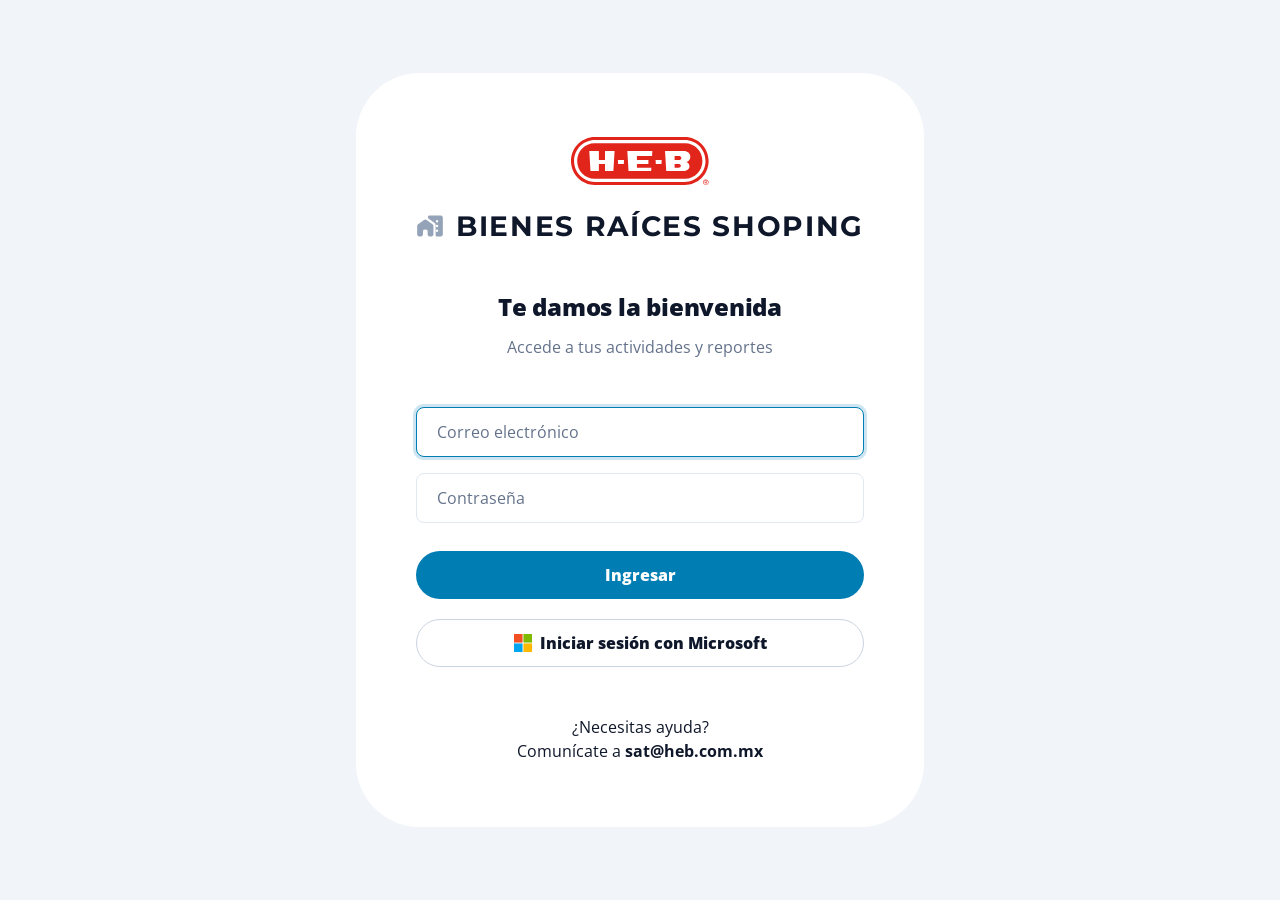
<file: prototipo/login.html>
<!doctype html>
<html lang="es">
<head>
  <meta charset="utf-8">
  <meta name="viewport" content="width=device-width, initial-scale=1">
  <title>Iniciar sesión · BRS</title>
  <link rel="preconnect" href="https://fonts.googleapis.com">
  <link rel="preconnect" href="https://fonts.gstatic.com" crossorigin>
  <link rel="stylesheet" href="../styles.css">
  <script>try { const t = localStorage.getItem('theme'); if (t) document.documentElement.dataset.theme = t; } catch {}</script>
  <style>
    /* Login (Figma "Login" 63:1787): tarjeta blanca centrada sobre slate-100 */
    body { margin: 0; background: var(--color-surface-sunken); }
    .login {
      min-height: 100vh; min-height: 100dvh;
      display: grid; place-items: center;
      padding: var(--space-8) var(--space-4);
    }
    .login-card {
      width: min(568px, 100%);
      display: flex; flex-direction: column; align-items: center; gap: var(--space-12);
      padding: var(--space-16) 60px;
      border-radius: 64px;
      background: var(--color-surface);
    }
    .login-brand { display: flex; flex-direction: column; align-items: center; gap: var(--space-6); }
    .login-brand img { height: 48px; width: auto; }
    .login-product {
      display: flex; align-items: center; gap: var(--space-3); margin: 0;
      color: var(--color-text); font-family: var(--font-brand); font-size: 28px; line-height: 34px; font-weight: var(--font-weight-bold); letter-spacing: 1.68px;
      text-align: center; white-space: nowrap;
    }
    .login-product .icon { font-size: 28px; color: var(--color-text-disabled); font-variation-settings: "FILL" 1; }
    .login-heading { display: flex; flex-direction: column; align-items: center; gap: var(--space-3); text-align: center; }
    .login-heading h1 { margin: 0; font-size: var(--font-size-2xl); line-height: 32px; font-weight: var(--font-weight-extrabold); }
    .login-heading p { margin: 0; color: var(--color-text-subtle); font-size: var(--font-size-md); line-height: 24px; }

    .login-form { width: 100%; display: flex; flex-direction: column; gap: 28px; }
    .login-fields { display: flex; flex-direction: column; gap: var(--space-4); }
    .login-input {
      width: 100%; height: auto; padding: var(--space-3) var(--space-5);
      border: var(--border-width-default) solid var(--color-border-subtle); border-radius: var(--radius-md);
      background: var(--color-surface); color: var(--color-text); font: inherit; font-size: var(--font-size-md); line-height: 24px;
    }
    .login-input::placeholder { color: var(--color-text-subtle); }
    .login-input:focus { outline: none; border-color: var(--color-accent); box-shadow: 0 0 0 3px color-mix(in srgb, var(--color-accent) 20%, transparent); }
    .login-input[aria-invalid="true"] { border-color: var(--color-danger); }
    .login-forgot {
      align-self: flex-start; padding: 0; border: 0; background: none; cursor: pointer;
      color: var(--color-text); font: inherit; font-size: var(--font-size-md); line-height: 24px; font-weight: var(--font-weight-semibold);
    }
    .login-forgot:hover { text-decoration: underline; }
    .login-btn {
      display: inline-flex; align-items: center; justify-content: center; gap: var(--space-2);
      width: 100%; height: 48px; padding: 0 var(--space-6); border-radius: var(--radius-full);
      font: inherit; font-size: var(--font-size-md); line-height: 20px; font-weight: var(--font-weight-extrabold); cursor: pointer;
    }
    .login-btn-primary { border: 0; background: var(--color-accent); color: var(--color-on-accent); }
    .login-btn-primary:hover { background: var(--color-accent-hover); }
    .login-btn-ms { border: var(--border-width-default) solid var(--color-border-strong); background: var(--color-surface); color: var(--color-text); }
    .login-btn-ms:hover { background: var(--color-surface-sunken); }
    .login-btn-ms svg { width: 18px; height: 18px; }
    .login-actions { display: flex; flex-direction: column; gap: var(--space-5); }
    .login-msg:empty { display: none; }
    .login-help { margin: 0; color: var(--color-text); font-size: var(--font-size-md); line-height: 24px; text-align: center; }

    @media (max-width: 600px) {
      .login-card { padding: var(--space-10) var(--space-6); border-radius: 32px; gap: var(--space-8); }
      .login-product { font-size: 20px; line-height: 26px; letter-spacing: 1px; white-space: normal; }
      .login-product .icon { font-size: 22px; }
    }
  </style>
</head>
<body>
  <main class="login">
    <section class="login-card" aria-labelledby="login-title">
      <div class="login-brand">
        <img src="../assets/heb-logo-red.svg" alt="HEB">
        <p class="login-product"><span class="icon" aria-hidden="true">home_work</span>BIENES RAÍCES SHOPING</p>
      </div>

      <div class="login-heading">
        <h1 id="login-title">Te damos la bienvenida</h1>
        <p>Accede a tus actividades y reportes</p>
      </div>

      <form class="login-form" id="login-form" novalidate>
        <div class="login-fields">
          <label class="sr-only" for="login-email">Correo electrónico</label>
          <input class="login-input" id="login-email" name="email" type="email" autocomplete="username" placeholder="Correo electrónico" required>
          <label class="sr-only" for="login-pass">Contraseña</label>
          <input class="login-input" id="login-pass" name="password" type="password" autocomplete="current-password" placeholder="Contraseña" required>
          <!-- Oculto por ahora: recuperación de contraseña -->
          <button type="button" class="login-forgot" data-olvide hidden>¿Olvidaste tu contraseña?</button>
        </div>

        <div class="login-msg" data-msg role="alert" aria-live="polite"></div>

        <div class="login-actions">
          <button type="submit" class="login-btn login-btn-primary">Ingresar</button>
          <button type="button" class="login-btn login-btn-ms" data-microsoft>
            <svg viewBox="0 0 21 21" aria-hidden="true"><rect x="0" y="0" width="10" height="10" fill="#f25022"/><rect x="11" y="0" width="10" height="10" fill="#7fba00"/><rect x="0" y="11" width="10" height="10" fill="#00a4ef"/><rect x="11" y="11" width="10" height="10" fill="#ffb900"/></svg>
            Iniciar sesión con Microsoft
          </button>
        </div>
      </form>

      <p class="login-help">¿Necesitas ayuda?<br>Comunícate a <strong>sat@heb.com.mx</strong></p>
    </section>
  </main>

  <script src="login.js"></script>
</body>
</html>
</file>
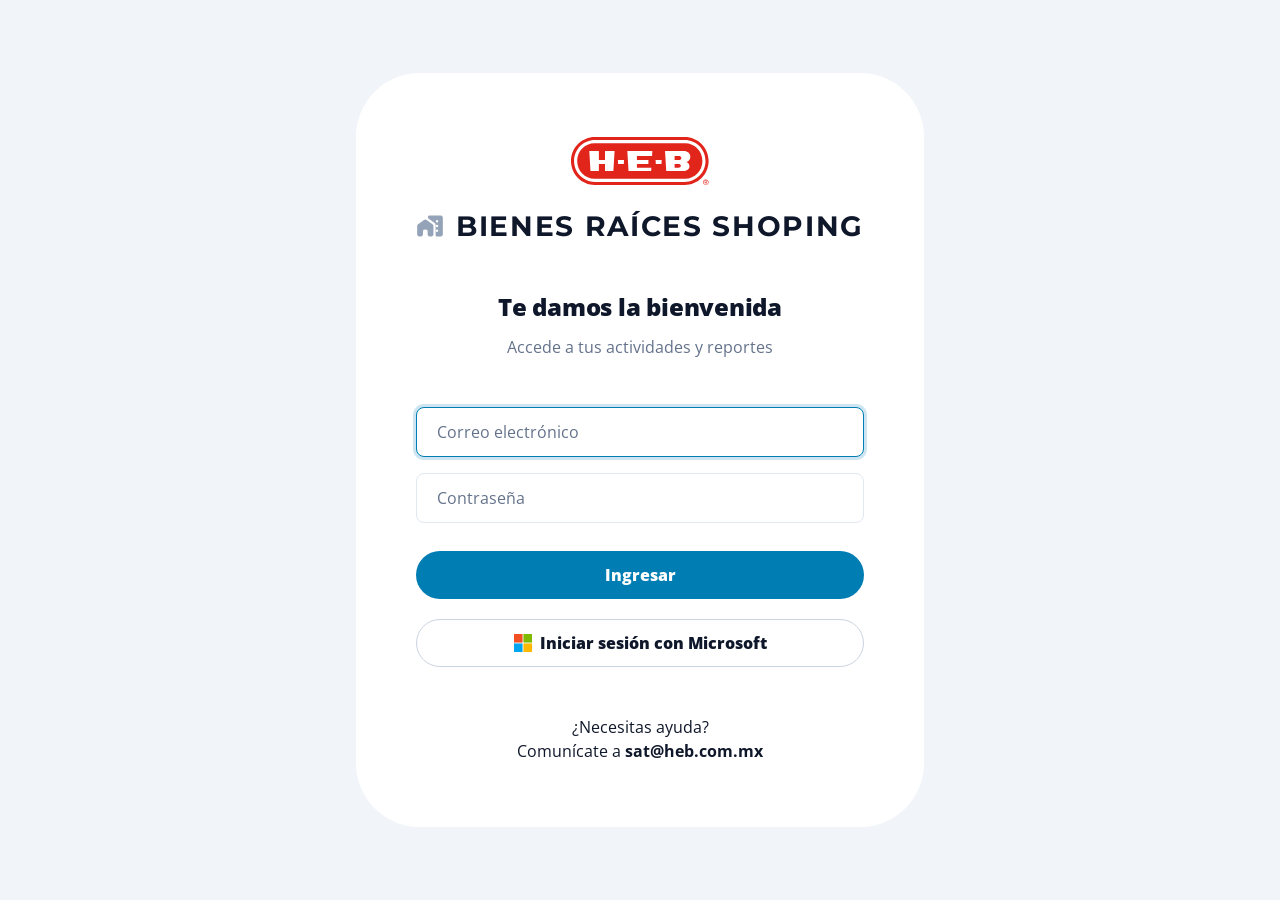
<file: prototipo/permisos.html>
<!doctype html>
<html lang="es">
<head>
  <meta charset="utf-8">
  <meta name="viewport" content="width=device-width, initial-scale=1">
  <title>Permisos y licencias · BRS</title>
  <link rel="preconnect" href="https://fonts.googleapis.com">
  <link rel="preconnect" href="https://fonts.gstatic.com" crossorigin>
  <link rel="stylesheet" href="../styles.css">
</head>
<body data-module="permisos">
<div class="app-shell">

  <!-- ================= HEADER ================= -->
  <header class="topbar">
    <div class="topbar-start">
      <button class="topbar-action topbar-menu" data-sidebar-toggle aria-controls="sidebar" aria-expanded="false" aria-label="Abrir menú">
        <span class="icon" aria-hidden="true">menu</span>
      </button>
      <a class="topbar-brand" href="vencimientos.html">
        <img class="topbar-logo" src="../assets/heb-logo-white.svg" alt="HEB">
        <span class="topbar-divider" aria-hidden="true"></span>
        <img class="topbar-product-logo" src="../assets/logo@2x.png" width="78" height="24" alt="BRS">
      </a>
    </div>

    <div class="topbar-end">
      <button class="topbar-user" popovertarget="user-menu" aria-haspopup="menu" aria-expanded="false" aria-label="Cuenta de Usuario de desarrollo">
        <span class="icon topbar-user-icon" aria-hidden="true">account_circle</span>
        <span class="topbar-user-text">
          <span class="topbar-user-name">Usuario de desarrollo</span>
        </span>
        <span class="icon icon-sm" aria-hidden="true">expand_more</span>
      </button>
    </div>
  </header>

  <div class="app-body">

    <!-- ================= SIDEBAR ================= -->
    <aside class="sidebar" id="sidebar" aria-label="Navegación principal">
      <button class="sidebar-toggle" data-sidebar-toggle aria-controls="sidebar" aria-expanded="true" aria-label="Colapsar menú">
        <span class="icon" aria-hidden="true">chevron_left</span>
      </button>

      <nav class="sidebar-scroll" data-nav aria-label="Menú del módulo"></nav>
    </aside>
    <div class="sidebar-backdrop" data-sidebar-close aria-hidden="true"></div>

    <!-- ================= PÁGINA ================= -->
    <main class="page">
      <div class="page-inner">

        <div class="page-header">
          <div class="stack-xs">
            <h1 class="page-title">Permisos y licencias</h1>
            <p class="page-subtitle">Una fila por sucursal habilitada, la más urgente primero. Abre una para trabajar su checklist; los cortes y el Excel están en Reportes.</p>
          </div>
          <button class="btn btn-primary" data-habilitar><span class="icon" aria-hidden="true">add_business</span>Habilitar sucursal</button>
        </div>

        <!-- ---------- Tabla de permisos por sucursal ---------- -->
        <section class="table-view" id="permisos" aria-label="Permisos por sucursal">
          <div class="tabs" role="tablist" aria-label="Filtrar por estatus">
            <button class="tab" role="tab" data-tab="all" aria-selected="true">Todas <span class="count">0</span></button>
            <button class="tab" role="tab" data-tab="vencidos" aria-selected="false">Con vencidos <span class="count">0</span></button>
            <button class="tab" role="tab" data-tab="porVencer" aria-selected="false">En proceso <span class="count">0</span></button>
            <button class="tab" role="tab" data-tab="alDia" aria-selected="false">Al día <span class="count">0</span></button>
            <button class="tab" role="tab" data-tab="sinPermisos" aria-selected="false">Sin permisos <span class="count">0</span></button>
          </div>

          <div class="table-toolbar">
            <div class="input-group table-search">
              <span class="icon" aria-hidden="true">search</span>
              <input class="input" type="search" data-table-search placeholder="Buscar sucursal" aria-label="Buscar sucursal">
            </div>
            <div class="select-wrap">
              <select class="select" data-table-estado aria-label="Filtrar por estado">
                <option value="">Todos los estados</option>
              </select>
            </div>
            <div class="table-toolbar-end">
              <span class="small subtle" data-table-total aria-live="polite"></span>
            </div>
          </div>

          <div class="table-frame">
            <div class="table-scroll">
              <table class="table">
                <thead><tr>
                  <th data-sort="nombre" aria-sort="none"><button class="th-sort">Sucursal</button></th>
                  <th data-sort="total" aria-sort="none"><button class="th-sort">Permisos</button></th>
                  <th>Semáforo</th>
                  <th data-sort="proximo" aria-sort="ascending"><button class="th-sort">Próximo vencimiento</button></th>
                </tr></thead>
                <tbody></tbody>
              </table>
            </div>
          </div>

          <nav class="pagination" aria-label="Paginación">
            <p class="pagination-info" aria-live="polite"></p>
            <label class="pagination-size">Filas por página
              <span class="select-wrap">
                <select class="select select-sm" data-table-size>
                  <option>10</option>
                  <option selected>25</option>
                  <option>50</option>
                </select>
              </span>
            </label>
            <ul class="pagination-pages"></ul>
          </nav>
        </section>

      </div>
    </main>
  </div>
</div>

<!-- ================= MENÚS ================= -->
<div class="menu" id="user-menu" popover role="menu" aria-label="Cuenta">
  <p class="menu-label">Usuario de desarrollo</p>
  <button class="menu-item" role="menuitem"><span class="icon" aria-hidden="true">person</span>Mi perfil</button>
  <button class="menu-item" role="menuitem" data-theme-toggle><span class="icon" aria-hidden="true">dark_mode</span>Cambiar tema</button>
  <hr class="menu-divider">
  <button class="menu-item" role="menuitem"><span class="icon" aria-hidden="true">logout</span>Cerrar sesión</button>
</div>

<script src="../ui.js"></script>
<script src="data.js"></script>
<script src="forms.js"></script>
<script src="shell.js"></script>
<script src="permisos.js"></script>
</body>
</html>
</file>
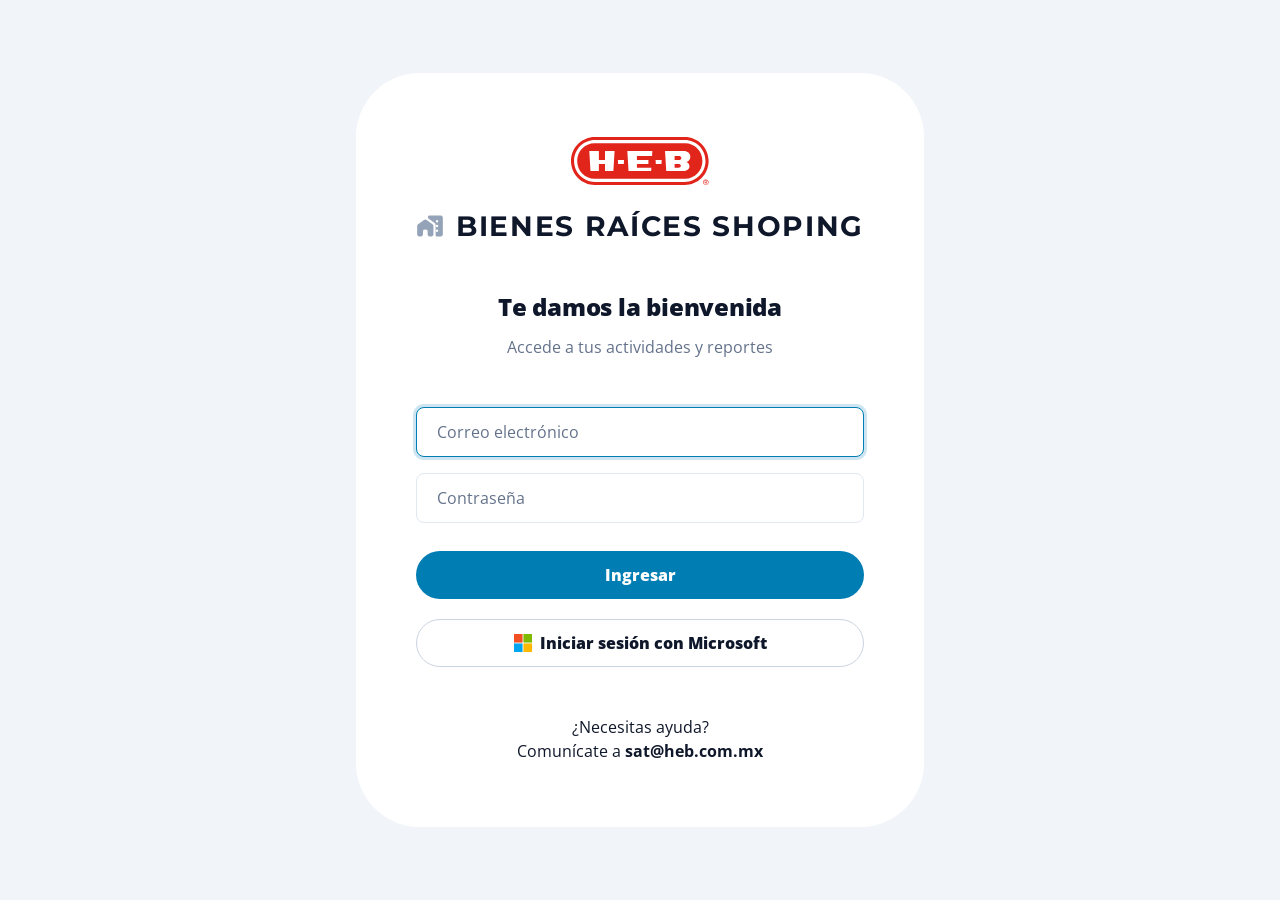
<file: prototipo/prerrequisitos.html>
<!doctype html>
<html lang="es">
<head>
  <meta charset="utf-8">
  <meta name="viewport" content="width=device-width, initial-scale=1">
  <title>Prerrequisitos · BRS</title>
  <link rel="preconnect" href="https://fonts.googleapis.com">
  <link rel="preconnect" href="https://fonts.gstatic.com" crossorigin>
  <link rel="stylesheet" href="../styles.css">
  <style>
    /* Solo esta pantalla: catálogo de estados + acordeón de permisos */
    .prq-layout { display: grid; grid-template-columns: 260px minmax(0, 1fr); gap: var(--space-6); align-items: start; }
    .prq-states { gap: var(--space-3); position: sticky; top: var(--space-4); }
    .prq-state-list { list-style: none; margin: 0; padding: 0; display: flex; flex-direction: column; gap: 2px; }
    .prq-state {
      display: flex; align-items: center; justify-content: space-between; gap: var(--space-2); width: 100%;
      padding: var(--space-2) var(--space-3); border: 0; border-radius: var(--radius-md);
      background: none; color: var(--color-text); font: inherit; text-align: left; cursor: pointer;
    }
    .prq-state:hover { background: var(--color-surface-sunken); }
    .prq-state[aria-current="true"] { background: var(--color-accent-subtle); color: var(--color-accent); font-weight: var(--font-weight-strong); }
    .prq-state .count { color: var(--color-text-subtle); font-size: var(--text-caption-size); font-variant-numeric: tabular-nums; }
    .prq-state.is-new > span:first-child::after { content: "Nuevo"; margin-left: var(--space-2); font-size: var(--text-caption-size); color: var(--color-accent); font-weight: var(--font-weight-strong); }

    .prq-main { display: flex; flex-direction: column; gap: var(--space-4); min-width: 0; }
    .prq-main-head { display: flex; flex-wrap: wrap; align-items: flex-end; justify-content: space-between; gap: var(--space-3); }
    .prq-main-head h2 { font-size: var(--text-heading-sm-size); line-height: var(--text-heading-sm-leading); font-weight: var(--font-weight-heading); }
    .prq-tools { display: flex; flex-wrap: wrap; align-items: center; gap: var(--space-3); }
    .prq-tools .input-group { width: 260px; max-width: 100%; }

    .prq-acc { padding: 0; gap: 0; overflow: hidden; }
    .prq-acc-head {
      display: flex; align-items: center; gap: var(--space-3); width: 100%;
      padding: var(--space-3) var(--space-4); border: 0; background: none; color: var(--color-text);
      font: inherit; text-align: left; cursor: pointer;
    }
    .prq-acc-head:hover { background: var(--color-surface-sunken); }
    .prq-acc-head .prq-acc-title { flex: 1; min-width: 0; font-weight: var(--font-weight-strong); }
    .prq-acc-head .chev { color: var(--color-text-subtle); transition: transform .15s; }
    .prq-acc-head[aria-expanded="true"] .chev { transform: rotate(180deg); }
    .prq-acc-body { border-top: var(--border-width-default) solid var(--color-border); padding: var(--space-1) var(--space-4) var(--space-3); }
    .prq-item { display: grid; grid-template-columns: 24px minmax(0, 1fr); gap: var(--space-3); align-items: start; padding: var(--space-3) 0; }
    .prq-item + .prq-item { border-top: var(--border-width-default) dashed var(--color-border); }
    .prq-num { width: 24px; height: 24px; border-radius: var(--radius-full); display: grid; place-items: center; background: var(--color-surface-sunken); color: var(--color-text-muted); font-size: var(--text-caption-size); font-weight: var(--font-weight-heading); font-variant-numeric: tabular-nums; }
    .prq-item-name { font-weight: var(--font-weight-regular); }

    /* Importación */
    .prq-cols { display: flex; flex-wrap: wrap; gap: var(--space-2); }
    .prq-cols code { font-family: var(--font-code); font-size: var(--text-caption-size); background: var(--color-surface-sunken); padding: 2px var(--space-2); border-radius: var(--radius-md); }
    .prq-summary { display: grid; grid-template-columns: repeat(4, minmax(0, 1fr)); gap: var(--space-3); }
    .prq-summary .card { gap: var(--space-1); }
    .prq-summary strong { font-size: var(--text-heading-md-size); line-height: var(--text-heading-md-leading); font-variant-numeric: tabular-nums; }

    @media (max-width: 1023px) {
      .prq-layout { grid-template-columns: 1fr; }
      .prq-states { position: static; }
      .prq-state-list { flex-direction: row; overflow-x: auto; padding-bottom: var(--space-1); }
      .prq-state { width: auto; white-space: nowrap; border: var(--border-width-default) solid var(--color-border); }
      .prq-summary { grid-template-columns: repeat(2, minmax(0, 1fr)); }
    }
  </style>
</head>
<body data-module="permisos">
<div class="app-shell">

  <!-- ================= HEADER ================= -->
  <header class="topbar">
    <div class="topbar-start">
      <button class="topbar-action topbar-menu" data-sidebar-toggle aria-controls="sidebar" aria-expanded="false" aria-label="Abrir menú">
        <span class="icon" aria-hidden="true">menu</span>
      </button>
      <a class="topbar-brand" href="vencimientos.html">
        <img class="topbar-logo" src="../assets/heb-logo-white.svg" alt="HEB">
        <span class="topbar-divider" aria-hidden="true"></span>
        <img class="topbar-product-logo" src="../assets/logo@2x.png" width="78" height="24" alt="BRS">
      </a>
    </div>

    <div class="topbar-end">
      <button class="topbar-user" popovertarget="user-menu" aria-haspopup="menu" aria-expanded="false" aria-label="Cuenta de Usuario de desarrollo">
        <span class="icon topbar-user-icon" aria-hidden="true">account_circle</span>
        <span class="topbar-user-text">
          <span class="topbar-user-name">Usuario de desarrollo</span>
        </span>
        <span class="icon icon-sm" aria-hidden="true">expand_more</span>
      </button>
    </div>
  </header>

  <div class="app-body">

    <!-- ================= SIDEBAR ================= -->
    <aside class="sidebar" id="sidebar" aria-label="Navegación principal">
      <button class="sidebar-toggle" data-sidebar-toggle aria-controls="sidebar" aria-expanded="true" aria-label="Colapsar menú">
        <span class="icon" aria-hidden="true">chevron_left</span>
      </button>

      <nav class="sidebar-scroll" data-nav aria-label="Menú del módulo"></nav>
    </aside>
    <div class="sidebar-backdrop" data-sidebar-close aria-hidden="true"></div>

    <!-- ================= PÁGINA ================= -->
    <main class="page">
      <div class="page-inner">

        <div class="page-header">
          <div class="stack-xs">
            <h1 class="page-title">Prerrequisitos por permiso</h1>
          </div>
          <div class="btn-group">
            <button class="btn btn-secondary" data-plantilla><span class="icon" aria-hidden="true">download</span>Descargar plantilla</button>
            <button class="btn btn-primary" data-importar><span class="icon" aria-hidden="true">upload_file</span>Importar desde Excel</button>
          </div>
        </div>

        <div id="prq-ultima"></div>

        <div class="prq-layout" id="prerrequisitos">
          <aside class="card card-sm prq-states" aria-label="Estados">
            <div class="input-group">
              <span class="icon" aria-hidden="true">search</span>
              <input class="input" type="search" data-estado-buscar placeholder="Buscar estado" aria-label="Buscar estado">
            </div>
            <ul class="prq-state-list" data-estados></ul>
          </aside>

          <section class="prq-main" aria-live="polite" data-detalle></section>
        </div>

      </div>
    </main>
  </div>
</div>

<!-- ================= MENÚS ================= -->
<div class="menu" id="user-menu" popover role="menu" aria-label="Cuenta">
  <p class="menu-label">Usuario de desarrollo</p>
  <button class="menu-item" role="menuitem"><span class="icon" aria-hidden="true">person</span>Mi perfil</button>
  <button class="menu-item" role="menuitem" data-theme-toggle><span class="icon" aria-hidden="true">dark_mode</span>Cambiar tema</button>
  <hr class="menu-divider">
  <button class="menu-item" role="menuitem"><span class="icon" aria-hidden="true">logout</span>Cerrar sesión</button>
</div>

<script src="../ui.js"></script>
<script src="data.js"></script>
<script src="forms.js"></script>
<script src="shell.js"></script>
<script src="prerrequisitos.js"></script>
</body>
</html>
</file>
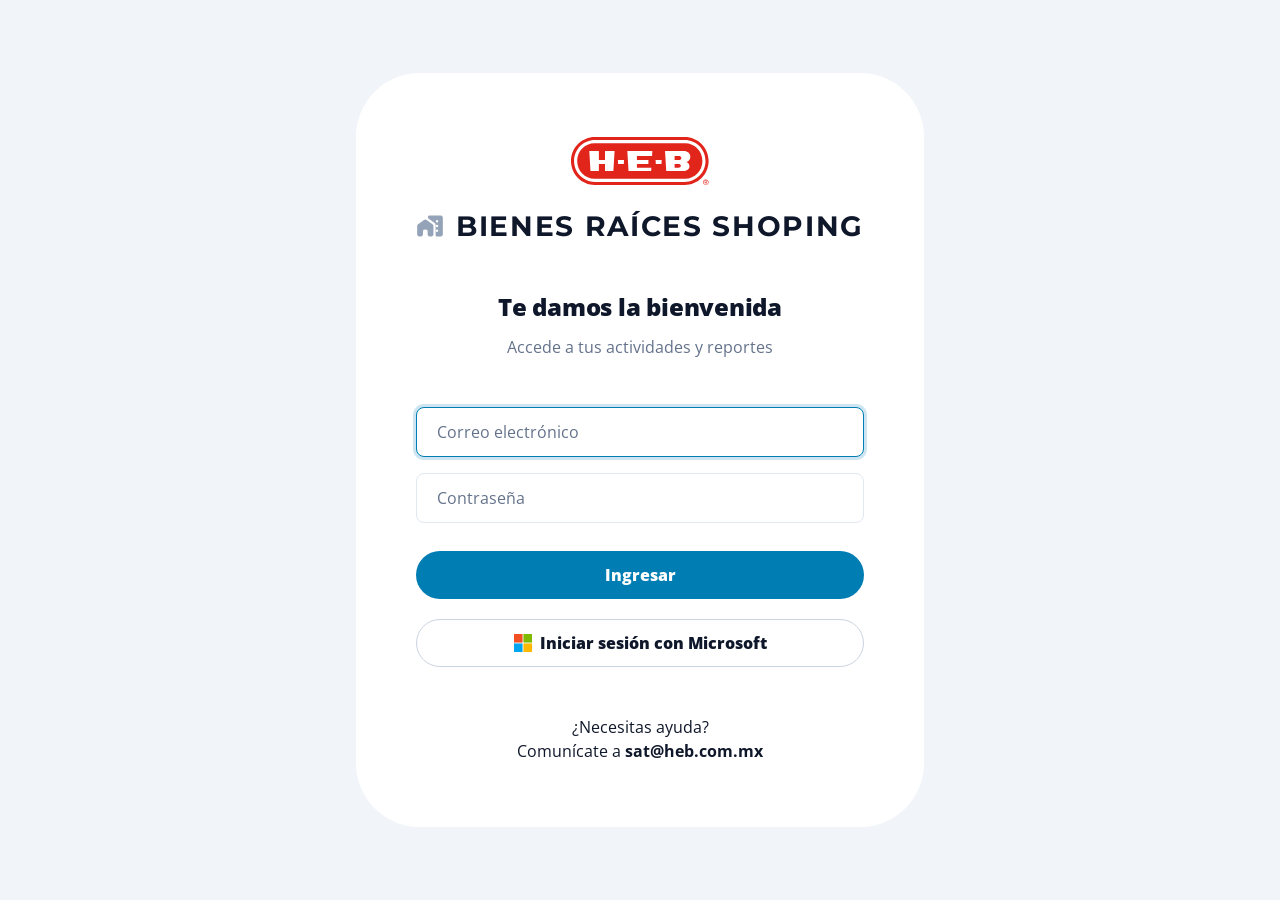
<file: prototipo/reportes.html>
<!doctype html>
<html lang="es">
<head>
  <meta charset="utf-8">
  <meta name="viewport" content="width=device-width, initial-scale=1">
  <title>Reporte de permisos · BRS</title>
  <link rel="preconnect" href="https://fonts.googleapis.com">
  <link rel="preconnect" href="https://fonts.gstatic.com" crossorigin>
  <link rel="stylesheet" href="../styles.css">
</head>
<body data-module="permisos">
<div class="app-shell">

  <!-- ================= HEADER ================= -->
  <header class="topbar">
    <div class="topbar-start">
      <button class="topbar-action topbar-menu" data-sidebar-toggle aria-controls="sidebar" aria-expanded="false" aria-label="Abrir menú">
        <span class="icon" aria-hidden="true">menu</span>
      </button>
      <a class="topbar-brand" href="vencimientos.html">
        <img class="topbar-logo" src="../assets/heb-logo-white.svg" alt="HEB">
        <span class="topbar-divider" aria-hidden="true"></span>
        <img class="topbar-product-logo" src="../assets/logo@2x.png" width="78" height="24" alt="BRS">
      </a>
    </div>

    <div class="topbar-end">
      <button class="topbar-user" popovertarget="user-menu" aria-haspopup="menu" aria-expanded="false" aria-label="Cuenta de Usuario de desarrollo">
        <span class="icon topbar-user-icon" aria-hidden="true">account_circle</span>
        <span class="topbar-user-text">
          <span class="topbar-user-name">Usuario de desarrollo</span>
        </span>
        <span class="icon icon-sm" aria-hidden="true">expand_more</span>
      </button>
    </div>
  </header>

  <div class="app-body">

    <!-- ================= SIDEBAR ================= -->
    <aside class="sidebar" id="sidebar" aria-label="Navegación principal">
      <button class="sidebar-toggle" data-sidebar-toggle aria-controls="sidebar" aria-expanded="true" aria-label="Colapsar menú">
        <span class="icon" aria-hidden="true">chevron_left</span>
      </button>

      <nav class="sidebar-scroll" data-nav aria-label="Menú del módulo"></nav>
    </aside>
    <div class="sidebar-backdrop" data-sidebar-close aria-hidden="true"></div>

    <!-- ================= PÁGINA ================= -->
    <!-- El contenido lo arma reportes.js -->
    <main class="page">
      <div class="page-inner" id="reporte">

        <div class="page-header">
          <div class="stack-xs">
            <h1 class="page-title">Reporte de permisos y licencias</h1>
            <p class="page-subtitle">Todos los permisos con su estatus. Filtra y exporta a Excel: se exporta exactamente lo que ves en la tabla.</p>
          </div>
          <button class="btn btn-primary" data-export><span class="icon" aria-hidden="true">download</span>Exportar a Excel</button>
        </div>

        <!-- ---------- Filtros ---------- -->
        <section class="card card-sm report-filters" aria-label="Filtros del reporte">
          <div class="report-filters-grid">
            <div class="field">
              <label class="field-label" for="f-estado">Estado</label>
              <div class="select-wrap"><select class="select" id="f-estado" data-filter="estado"><option value="">Todos</option></select></div>
            </div>
            <div class="field">
              <label class="field-label" for="f-tienda">Tienda</label>
              <div class="select-wrap"><select class="select" id="f-tienda" data-filter="tienda"><option value="">Todas</option></select></div>
            </div>
            <div class="field">
              <label class="field-label" for="f-estatus">Estatus</label>
              <div class="select-wrap"><select class="select" id="f-estatus" data-filter="estatus"><option value="">Todos</option></select></div>
            </div>
            <div class="field">
              <label class="field-label" for="f-permiso">Permiso</label>
              <div class="select-wrap"><select class="select" id="f-permiso" data-filter="permiso"><option value="">Todos</option></select></div>
            </div>
            <div class="field">
              <label class="field-label" for="f-area">Área</label>
              <div class="select-wrap"><select class="select" id="f-area" data-filter="area"><option value="">Todas</option></select></div>
            </div>
            <div class="field">
              <label class="field-label" for="f-anio">Año de vencimiento</label>
              <div class="select-wrap"><select class="select" id="f-anio" data-filter="anio"><option value="">Todos</option></select></div>
            </div>
            <div class="field">
              <label class="field-label" for="f-periodo">Periodo HEB</label>
              <div class="select-wrap"><select class="select" id="f-periodo" disabled aria-describedby="f-periodo-hint"><option>Todos</option></select></div>
              <p class="field-hint" id="f-periodo-hint">Se activa cuando Finanzas cargue el calendario fiscal.</p>
            </div>
          </div>
          <div class="report-filters-foot">
            <p class="small muted" data-total aria-live="polite"></p>
            <button class="btn-link" data-reset hidden><span class="icon" aria-hidden="true">filter_alt_off</span>Limpiar filtros</button>
          </div>
        </section>

        <!-- ---------- Resumen: habilitación, avance de captura y documentos ---------- -->
        <section class="kpi-grid report-summary" data-resumen aria-label="Resumen"></section>

        <!-- ---------- Distribución por estatus ---------- -->
        <section class="stack" aria-labelledby="dist-title">
          <h2 class="section-title" id="dist-title">Distribución por estatus</h2>
          <div class="card donut-card" data-donut></div>
        </section>

        <!-- ---------- Vencimientos de los próximos 12 meses ---------- -->
        <section class="stack" aria-labelledby="meses-title">
          <div class="stack-xs">
            <h2 class="section-title" id="meses-title">Vencimientos de los próximos 12 meses</h2>
            <p class="small muted" data-meses-sub></p>
          </div>
          <div class="card month-chart" data-meses></div>
        </section>

        <!-- ---------- Cobertura por sucursal ---------- -->
        <section class="table-view" aria-labelledby="cobertura-title">
          <div class="stack-xs">
            <h2 class="section-title" id="cobertura-title">Avance por sucursal</h2>
            <p class="small muted">Permisos capturados contra los que le aplican según su perfil de habilitación. La que tiene menos avance va primero.</p>
          </div>
          <div class="table-frame">
            <div class="table-scroll">
              <table class="table">
                <thead><tr><th>Sucursal</th><th>Perfil</th><th>Avance de captura</th><th>Vencidos</th><th>En proceso</th><th>Sin documento</th></tr></thead>
                <tbody data-cobertura></tbody>
              </table>
            </div>
          </div>
        </section>

        <!-- ---------- Detalle ---------- -->
        <section class="table-view" aria-labelledby="detalle-title">
          <div class="table-header">
            <h2 class="section-title" id="detalle-title">Detalle de permisos</h2>
          </div>
          <div class="table-frame">
            <div class="table-scroll">
              <table class="table">
                <thead><tr>
                  <th data-sort="estado" aria-sort="none"><button class="th-sort">Estado</button></th>
                  <th data-sort="sucursal" aria-sort="none"><button class="th-sort">Sucursal</button></th>
                  <th data-sort="permiso" aria-sort="none"><button class="th-sort">Permiso</button></th>
                  <th data-sort="vigencia" aria-sort="ascending"><button class="th-sort">Vigencia</button></th>
                  <th data-sort="aviso" aria-sort="none"><button class="th-sort">Aviso</button></th>
                  <th>Estatus</th>
                  <th>Documento</th>
                </tr></thead>
                <tbody data-detalle></tbody>
              </table>
            </div>
          </div>
        </section>

        <!-- ---------- Por vencer por periodo HEB ---------- -->
        <section class="stack" aria-labelledby="periodo-title">
          <div class="stack-xs">
            <h2 class="section-title" id="periodo-title">Por vencer por periodo HEB</h2>
            <p class="small muted">Permisos cuya ventana de renovación (del aviso a la vigencia) cae en cada periodo. Uno que cruza dos periodos cuenta en ambos.</p>
          </div>
          <div class="card"><div class="empty-state">
            <span class="icon empty-icon" aria-hidden="true">calendar_month</span>
            <p class="empty-title">Sin calendario fiscal</p>
            <p class="empty-text">Finanzas aún no entrega los periodos HEB. Esta vista y el filtro de periodo se llenan solos en cuanto se carguen.</p>
          </div></div>
        </section>

      </div>
    </main>
  </div>
</div>

<!-- ================= MENÚS ================= -->
<div class="menu" id="user-menu" popover role="menu" aria-label="Cuenta">
  <p class="menu-label">Usuario de desarrollo</p>
  <button class="menu-item" role="menuitem"><span class="icon" aria-hidden="true">person</span>Mi perfil</button>
  <button class="menu-item" role="menuitem" data-theme-toggle><span class="icon" aria-hidden="true">dark_mode</span>Cambiar tema</button>
  <hr class="menu-divider">
  <button class="menu-item" role="menuitem"><span class="icon" aria-hidden="true">logout</span>Cerrar sesión</button>
</div>

<script src="../ui.js"></script>
<script src="data.js"></script>
<script src="forms.js"></script>
<script src="shell.js"></script>
<script src="reportes.js"></script>
</body>
</html>
</file>
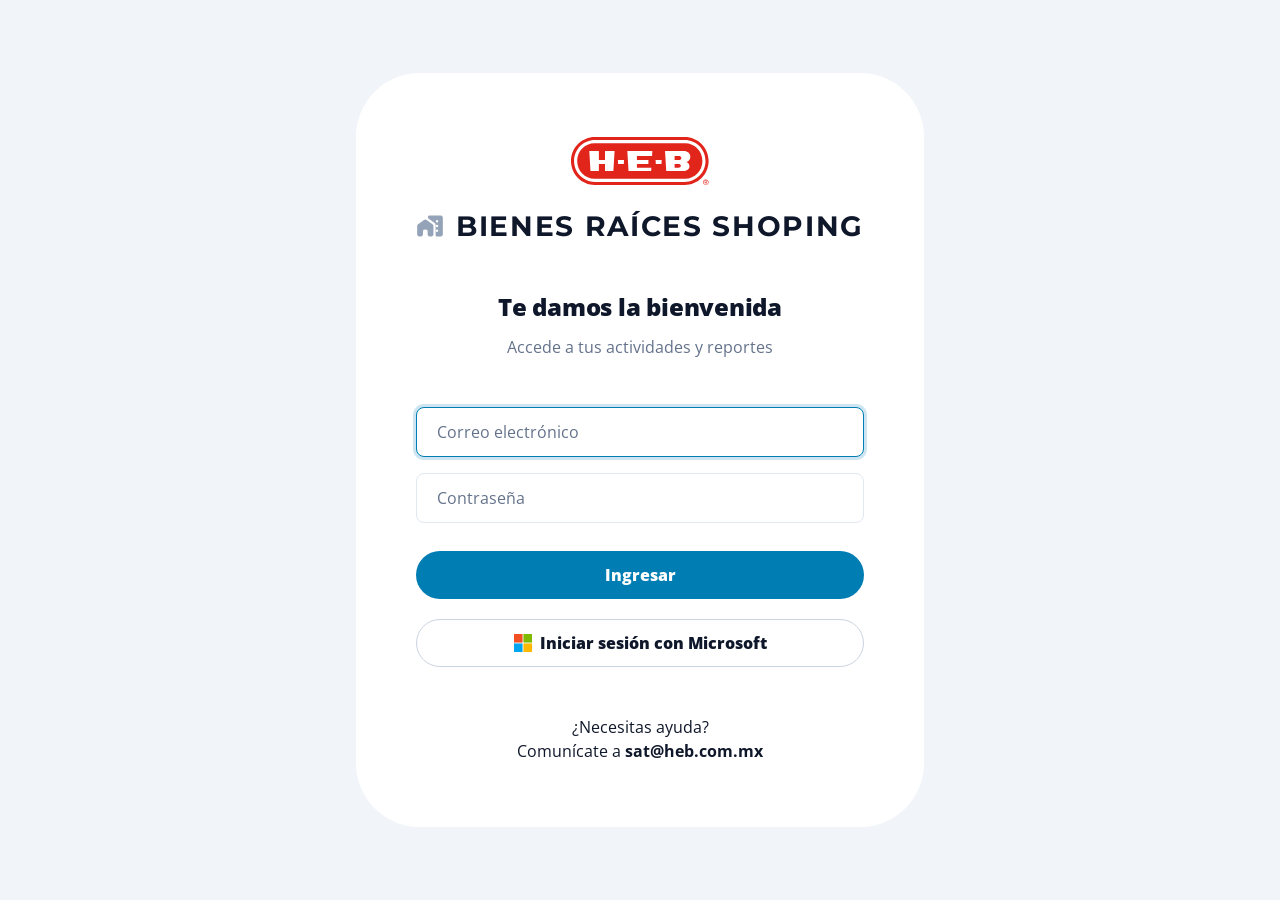
<file: prototipo/sucursal.html>
<!doctype html>
<html lang="es">
<head>
  <meta charset="utf-8">
  <meta name="viewport" content="width=device-width, initial-scale=1">
  <title>Sucursal · BRS</title>
  <link rel="preconnect" href="https://fonts.googleapis.com">
  <link rel="preconnect" href="https://fonts.gstatic.com" crossorigin>
  <link rel="stylesheet" href="../styles.css">
</head>
<body data-module="inmuebles">
<div class="app-shell">

  <!-- ================= HEADER ================= -->
  <header class="topbar">
    <div class="topbar-start">
      <button class="topbar-action topbar-menu" data-sidebar-toggle aria-controls="sidebar" aria-expanded="false" aria-label="Abrir menú">
        <span class="icon" aria-hidden="true">menu</span>
      </button>
      <a class="topbar-brand" href="vencimientos.html">
        <img class="topbar-logo" src="../assets/heb-logo-white.svg" alt="HEB">
        <span class="topbar-divider" aria-hidden="true"></span>
        <img class="topbar-product-logo" src="../assets/logo@2x.png" width="78" height="24" alt="BRS">
      </a>
    </div>

    <div class="topbar-end">
      <button class="topbar-user" popovertarget="user-menu" aria-haspopup="menu" aria-expanded="false" aria-label="Cuenta de Usuario de desarrollo">
        <span class="icon topbar-user-icon" aria-hidden="true">account_circle</span>
        <span class="topbar-user-text">
          <span class="topbar-user-name">Usuario de desarrollo</span>
        </span>
        <span class="icon icon-sm" aria-hidden="true">expand_more</span>
      </button>
    </div>
  </header>

  <div class="app-body">

    <!-- ================= SIDEBAR ================= -->
    <aside class="sidebar" id="sidebar" aria-label="Navegación principal">
      <button class="sidebar-toggle" data-sidebar-toggle aria-controls="sidebar" aria-expanded="true" aria-label="Colapsar menú">
        <span class="icon" aria-hidden="true">chevron_left</span>
      </button>

      <nav class="sidebar-scroll" data-nav aria-label="Menú del módulo"></nav>
    </aside>
    <div class="sidebar-backdrop" data-sidebar-close aria-hidden="true"></div>

    <!-- ================= PÁGINA ================= -->
    <!-- El contenido lo arma sucursal.js a partir de ?id= -->
    <main class="page">
      <div class="page-inner" id="detalle" aria-live="polite"></div>
    </main>
  </div>
</div>

<!-- ================= MENÚS ================= -->
<div class="menu" id="user-menu" popover role="menu" aria-label="Cuenta">
  <p class="menu-label">Usuario de desarrollo</p>
  <button class="menu-item" role="menuitem"><span class="icon" aria-hidden="true">person</span>Mi perfil</button>
  <button class="menu-item" role="menuitem" data-theme-toggle><span class="icon" aria-hidden="true">dark_mode</span>Cambiar tema</button>
  <hr class="menu-divider">
  <button class="menu-item" role="menuitem"><span class="icon" aria-hidden="true">logout</span>Cerrar sesión</button>
</div>

<script src="../ui.js"></script>
<script src="data.js"></script>
<script src="forms.js"></script>
<script src="shell.js"></script>
<script src="sucursal.js"></script>
</body>
</html>
</file>
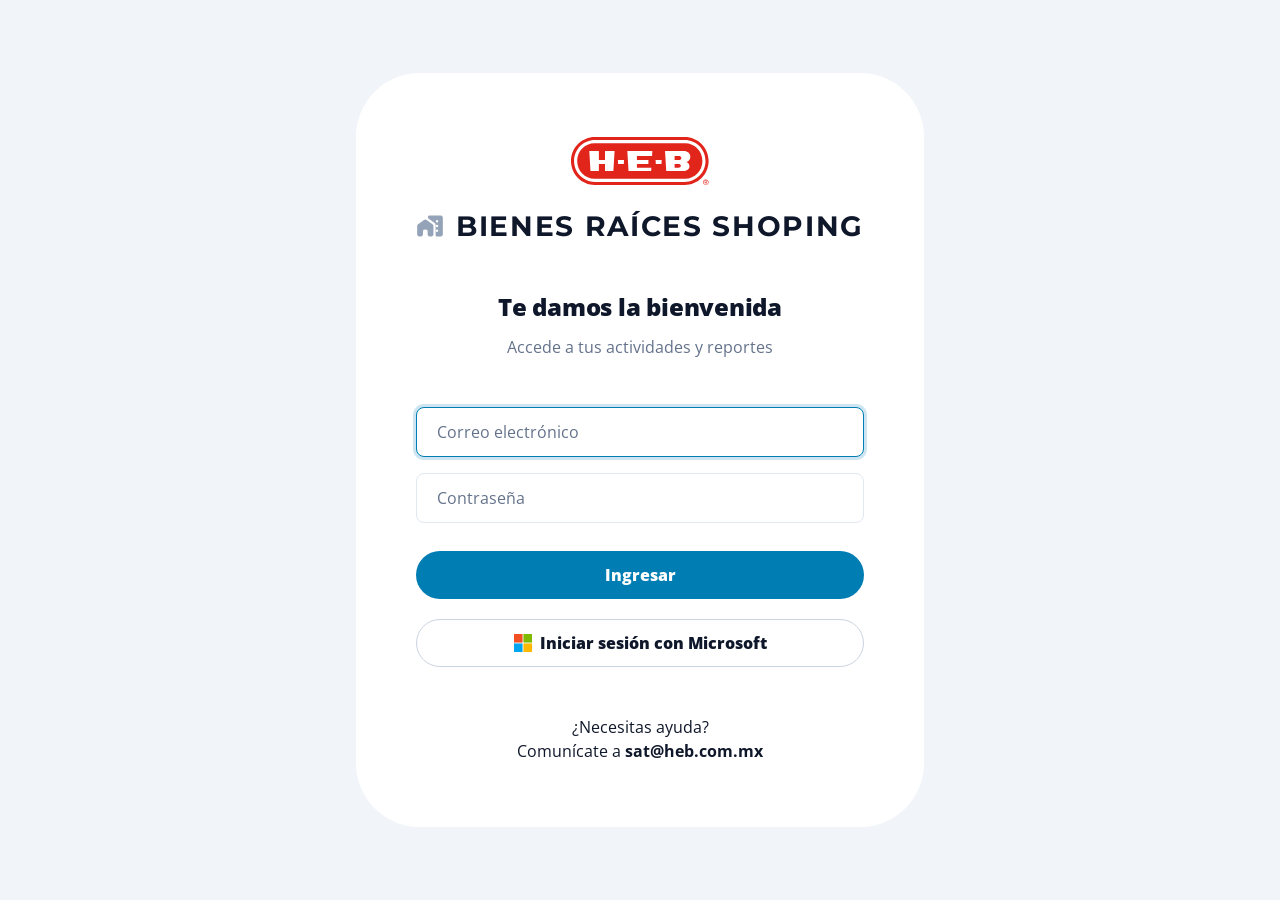
<file: prototipo/sucursales.html>
<!doctype html>
<html lang="es">
<head>
  <meta charset="utf-8">
  <meta name="viewport" content="width=device-width, initial-scale=1">
  <title>Sucursales · BRS</title>
  <link rel="preconnect" href="https://fonts.googleapis.com">
  <link rel="preconnect" href="https://fonts.gstatic.com" crossorigin>
  <link rel="stylesheet" href="../styles.css">
</head>
<body data-module="inmuebles">
<div class="app-shell">

  <!-- ================= HEADER ================= -->
  <header class="topbar">
    <div class="topbar-start">
      <button class="topbar-action topbar-menu" data-sidebar-toggle aria-controls="sidebar" aria-expanded="false" aria-label="Abrir menú">
        <span class="icon" aria-hidden="true">menu</span>
      </button>
      <a class="topbar-brand" href="vencimientos.html">
        <img class="topbar-logo" src="../assets/heb-logo-white.svg" alt="HEB">
        <span class="topbar-divider" aria-hidden="true"></span>
        <img class="topbar-product-logo" src="../assets/logo@2x.png" width="78" height="24" alt="BRS">
      </a>
    </div>

    <div class="topbar-end">
      <button class="topbar-user" popovertarget="user-menu" aria-haspopup="menu" aria-expanded="false" aria-label="Cuenta de Usuario de desarrollo">
        <span class="icon topbar-user-icon" aria-hidden="true">account_circle</span>
        <span class="topbar-user-text">
          <span class="topbar-user-name">Usuario de desarrollo</span>
        </span>
        <span class="icon icon-sm" aria-hidden="true">expand_more</span>
      </button>
    </div>
  </header>

  <div class="app-body">

    <!-- ================= SIDEBAR ================= -->
    <aside class="sidebar" id="sidebar" aria-label="Navegación principal">
      <button class="sidebar-toggle" data-sidebar-toggle aria-controls="sidebar" aria-expanded="true" aria-label="Colapsar menú">
        <span class="icon" aria-hidden="true">chevron_left</span>
      </button>

      <nav class="sidebar-scroll" data-nav aria-label="Menú del módulo"></nav>
    </aside>
    <div class="sidebar-backdrop" data-sidebar-close aria-hidden="true"></div>

    <!-- ================= PÁGINA ================= -->
    <main class="page">
      <div class="page-inner">

        <div class="page-heading">
          <div class="page-header">
            <div class="stack-xs">
              <h1 class="page-title">Sucursales</h1>
              <p class="page-subtitle">Alta y consulta de sucursales, su dirección, precios de lista y distribución.</p>
            </div>
            <div class="btn-group">
              <button class="btn btn-secondary"><span class="icon" aria-hidden="true">download</span>Exportar</button>
              <button class="btn btn-primary" data-new-branch><span class="icon" aria-hidden="true">add</span>Nueva sucursal</button>
            </div>
          </div>
        </div>

        <!-- ---------- Tabla de sucursales ---------- -->
        <section class="table-view" id="sucursales" aria-label="Sucursales">
          <div class="tabs" role="tablist" aria-label="Filtrar por tipo">
            <button class="tab" role="tab" data-tab="all" aria-selected="true">Todas <span class="count">0</span></button>
            <button class="tab" role="tab" data-tab="Propio" aria-selected="false">Propias <span class="count">0</span></button>
            <button class="tab" role="tab" data-tab="Tercero" aria-selected="false">Terceros <span class="count">0</span></button>
            <button class="tab" role="tab" data-tab="Mixto" aria-selected="false">Mixtas <span class="count">0</span></button>
          </div>

          <div class="table-toolbar">
            <div class="input-group table-search">
              <span class="icon" aria-hidden="true">search</span>
              <input class="input" type="search" data-table-search placeholder="Buscar por sucursal o número de tienda" aria-label="Buscar sucursales">
            </div>
            <div class="select-wrap">
              <select class="select" data-table-estado aria-label="Filtrar por estado">
                <option value="">Todos los estados</option>
              </select>
            </div>
            <div class="select-wrap">
              <button type="button" class="select select-trigger" popovertarget="col-menu" data-menu-align="start" aria-haspopup="true" aria-expanded="false">
                <span class="icon" aria-hidden="true">view_column</span>
                <span data-col-summary>Columnas</span>
              </button>
            </div>
            <div class="table-toolbar-end">
              <span class="small subtle" data-table-total aria-live="polite"></span>
            </div>
          </div>

          <div class="table-frame">
            <div class="table-scroll">
              <table class="table table-clickable">
                <thead><tr></tr></thead>
                <tbody></tbody>
              </table>
            </div>
          </div>

          <nav class="pagination" aria-label="Paginación de sucursales">
            <p class="pagination-info" aria-live="polite"></p>
            <label class="pagination-size">Filas por página
              <span class="select-wrap">
                <select class="select select-sm" data-table-size>
                  <option>10</option>
                  <option selected>25</option>
                  <option>50</option>
                </select>
              </span>
            </label>
            <ul class="pagination-pages"></ul>
          </nav>
        </section>

      </div>
    </main>
  </div>
</div>

<!-- ================= MENÚS ================= -->
<div class="menu" id="user-menu" popover role="menu" aria-label="Cuenta">
  <p class="menu-label">Usuario de desarrollo</p>
  <button class="menu-item" role="menuitem"><span class="icon" aria-hidden="true">person</span>Mi perfil</button>
  <button class="menu-item" role="menuitem" data-theme-toggle><span class="icon" aria-hidden="true">dark_mode</span>Cambiar tema</button>
  <hr class="menu-divider">
  <button class="menu-item" role="menuitem"><span class="icon" aria-hidden="true">logout</span>Cerrar sesión</button>
</div>


<div class="menu" id="col-menu" popover aria-label="Columnas visibles">
  <p class="menu-label">Columnas visibles</p>
  <div data-col-options></div>
</div>


<script src="../ui.js"></script>
<script src="data.js"></script>
<script src="forms.js"></script>
<script src="shell.js"></script>
<script src="sucursales.js"></script>
</body>
</html>
</file>
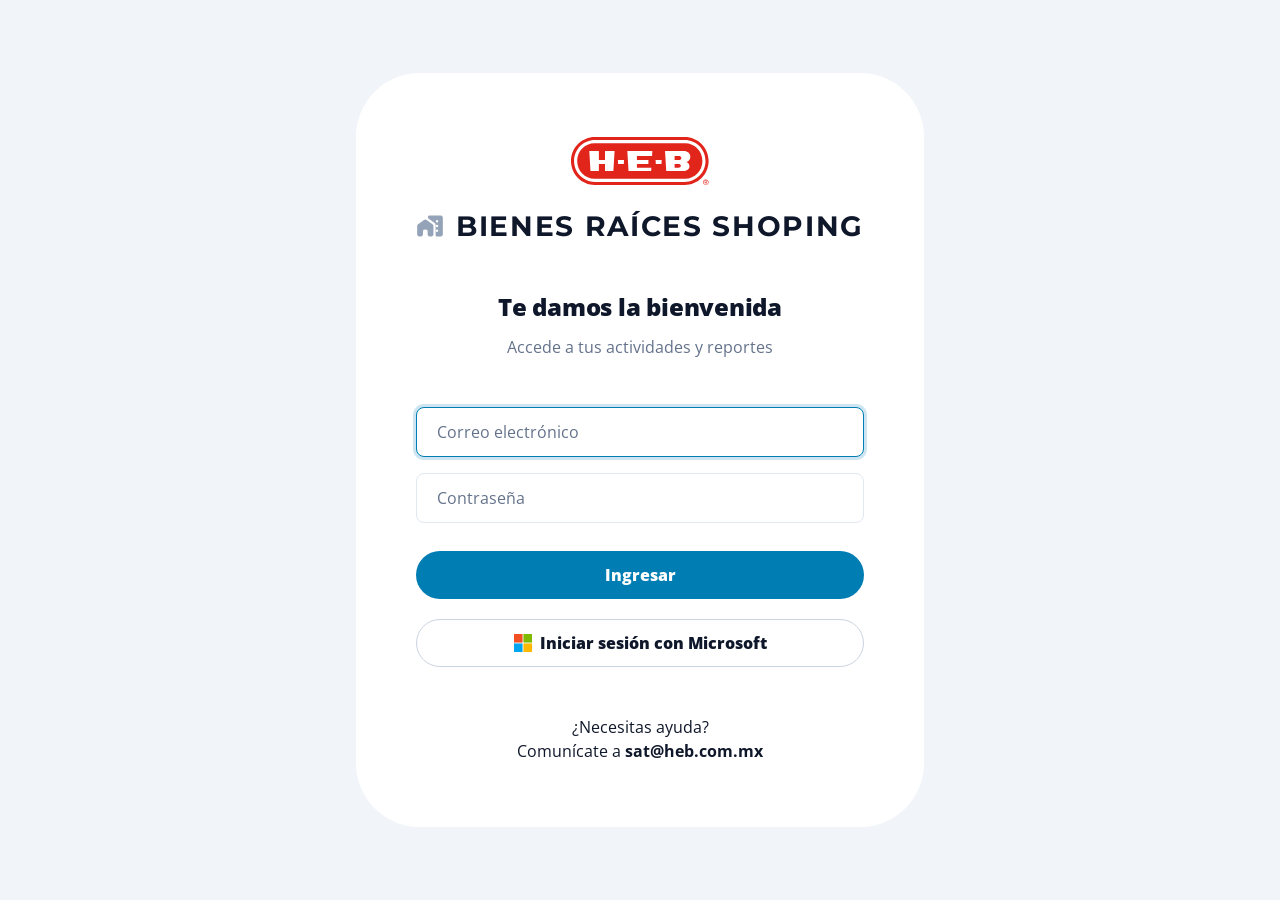
<file: prototipo/vencimientos.html>
<!doctype html>
<html lang="es">
<head>
  <meta charset="utf-8">
  <meta name="viewport" content="width=device-width, initial-scale=1">
  <title>Bandeja de vencimientos · BRS</title>
  <link rel="preconnect" href="https://fonts.googleapis.com">
  <link rel="preconnect" href="https://fonts.gstatic.com" crossorigin>
  <link rel="stylesheet" href="../styles.css">
</head>
<body data-module="inmuebles">
<div class="app-shell">

  <!-- ================= HEADER ================= -->
  <header class="topbar">
    <div class="topbar-start">
      <button class="topbar-action topbar-menu" data-sidebar-toggle aria-controls="sidebar" aria-expanded="false" aria-label="Abrir menú">
        <span class="icon" aria-hidden="true">menu</span>
      </button>
      <a class="topbar-brand" href="vencimientos.html">
        <img class="topbar-logo" src="../assets/heb-logo-white.svg" alt="HEB">
        <span class="topbar-divider" aria-hidden="true"></span>
        <img class="topbar-product-logo" src="../assets/logo@2x.png" width="78" height="24" alt="BRS">
      </a>
    </div>

    <div class="topbar-end">
      <button class="topbar-user" popovertarget="user-menu" aria-haspopup="menu" aria-expanded="false" aria-label="Cuenta de Usuario de desarrollo">
        <span class="icon topbar-user-icon" aria-hidden="true">account_circle</span>
        <span class="topbar-user-text">
          <span class="topbar-user-name">Usuario de desarrollo</span>
        </span>
        <span class="icon icon-sm" aria-hidden="true">expand_more</span>
      </button>
    </div>
  </header>

  <div class="app-body">

    <!-- ================= SIDEBAR ================= -->
    <aside class="sidebar" id="sidebar" aria-label="Navegación principal">
      <button class="sidebar-toggle" data-sidebar-toggle aria-controls="sidebar" aria-expanded="true" aria-label="Colapsar menú">
        <span class="icon" aria-hidden="true">chevron_left</span>
      </button>

      <nav class="sidebar-scroll" data-nav aria-label="Menú del módulo"></nav>
    </aside>
    <div class="sidebar-backdrop" data-sidebar-close aria-hidden="true"></div>

    <!-- ================= PÁGINA ================= -->
    <main class="page">
      <div class="page-inner" id="bandeja">

        <div class="page-header">
          <div class="stack-xs">
            <h1 class="page-title">Bandeja de vencimientos</h1>
            <p class="page-subtitle">Contratos de sucursales que vencen en el horizonte elegido, ordenados por urgencia.</p>
          </div>
        </div>

        <!-- ---------- Indicadores ---------- -->
        <div class="grid-3" data-kpis role="group" aria-label="Filtrar por vencimiento"></div>

        <!-- ---------- Filtros ---------- -->
        <div class="inbox-filters">
          <div class="inbox-filters-end">
            <div class="field">
              <label class="field-label" for="f-horizonte">Horizonte</label>
              <div class="select-wrap"><select class="select" id="f-horizonte" data-filter-horizonte>
                <option value="6" selected>Próximos 6 meses</option><option value="7">Próximos 7 meses</option><option value="8">Próximos 8 meses</option><option value="9">Próximos 9 meses</option><option value="10">Próximos 10 meses</option><option value="11">Próximos 11 meses</option><option value="12">Próximos 12 meses</option>
              </select></div>
            </div>
          </div>
        </div>

        <!-- ---------- Vencimientos ---------- -->
        <div class="due-list" data-inbox aria-live="polite"></div>

      </div>
    </main>
  </div>
</div>

<!-- ================= MENÚS ================= -->
<div class="menu" id="user-menu" popover role="menu" aria-label="Cuenta">
  <p class="menu-label">Usuario de desarrollo</p>
  <button class="menu-item" role="menuitem"><span class="icon" aria-hidden="true">person</span>Mi perfil</button>
  <button class="menu-item" role="menuitem" data-theme-toggle><span class="icon" aria-hidden="true">dark_mode</span>Cambiar tema</button>
  <hr class="menu-divider">
  <button class="menu-item" role="menuitem"><span class="icon" aria-hidden="true">logout</span>Cerrar sesión</button>
</div>


<script src="../ui.js"></script>
<script src="data.js"></script>
<script src="forms.js"></script>
<script src="shell.js"></script>
<script src="vencimientos.js"></script>
</body>
</html>
</file>
<file: styles.css>
/* =========================================================
   styles.css — punto de entrada
   Orden de capas:
     fonts → primitives → theme → app → components (tokens)
     → base → componentes
   Importa SOLO este archivo en la app.
   ========================================================= */

@import url("tokens/fonts.css");
@import url("tokens/primitives.css");
@import url("tokens/theme.css");
@import url("tokens/app.css");
@import url("tokens/components.css");

@import url("base.css");

@import url("components/icon.css");
@import url("components/button.css");
@import url("components/card.css");
@import url("components/header.css");
@import url("components/sidebar.css");
@import url("components/breadcrumb.css");
@import url("components/alert.css");
@import url("components/badge.css");
@import url("components/tabs.css");
@import url("components/menu.css");
@import url("components/empty.css");
@import url("components/table.css");
@import url("components/pagination.css");
@import url("components/toast.css");
@import url("components/kpi.css");
@import url("components/segmented.css");
@import url("components/progress.css");
@import url("components/inbox.css");
@import url("components/due-list.css");
@import url("components/data-list.css");
@import url("components/detail.css");
@import url("components/report.css");
@import url("components/checklist.css");
@import url("components/record.css");
@import url("components/stepper.css");
@import url("components/form.css");
@import url("components/modal.css");
</file>
